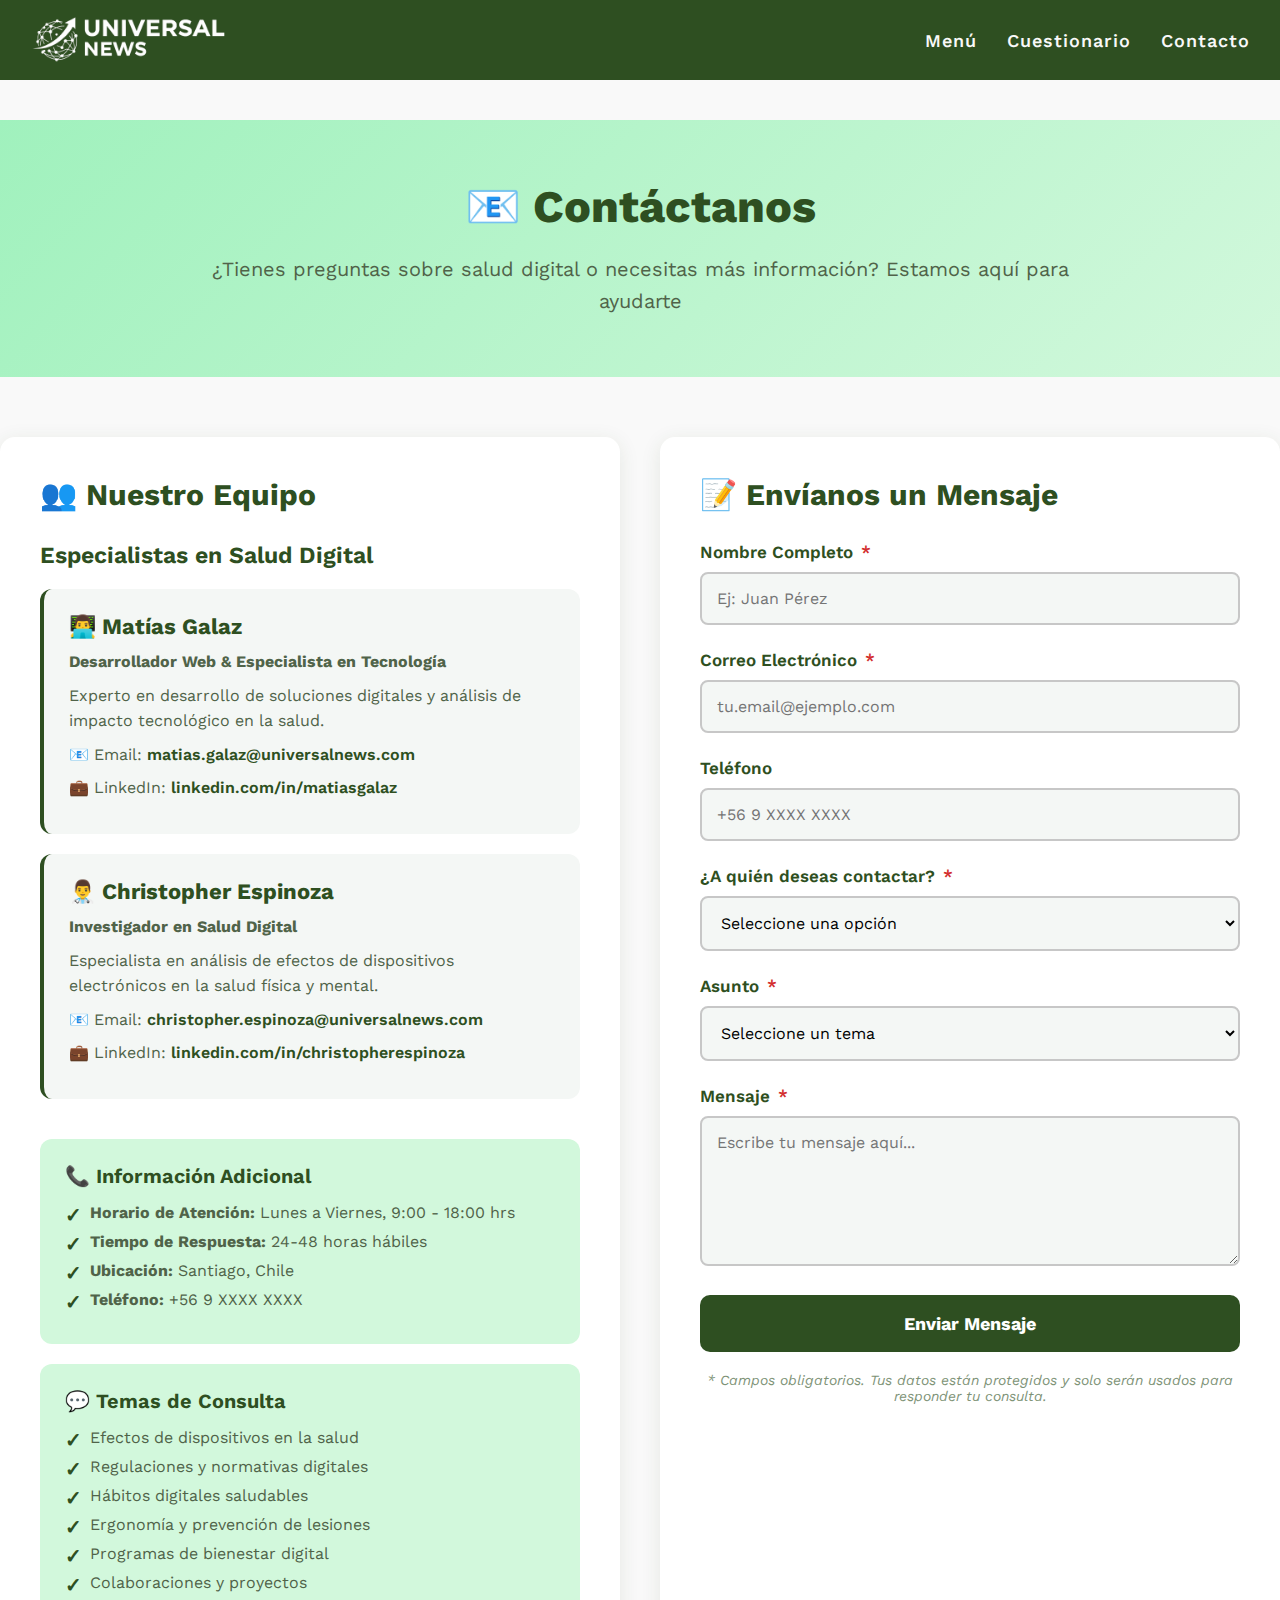
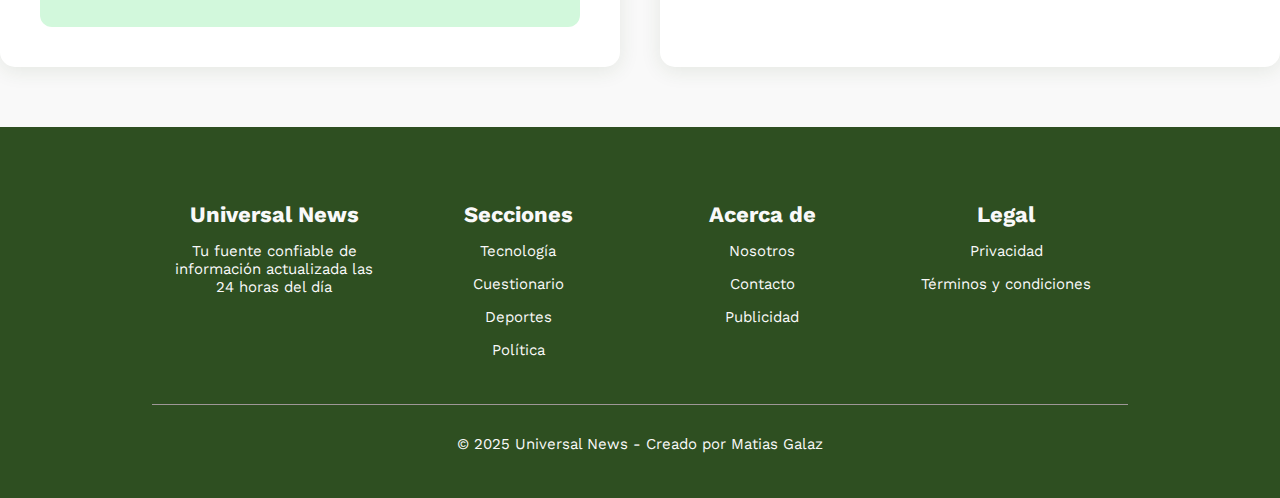
<file: html/contacto.html>
<!DOCTYPE html>
<html lang="es">
<head>
    <meta charset="UTF-8">
    <meta name="viewport" content="width=device-width, initial-scale=1.0">
    <title>Contacto - Salud Digital</title>
    <link rel="preconnect" href="https://fonts.googleapis.com">
    <link rel="preconnect" href="https://fonts.gstatic.com" crossorigin>
    <link href="https://fonts.googleapis.com/css2?family=Work+Sans:ital,wght@0,100..900;1,100..900&display=swap" rel="stylesheet">
    <link rel="stylesheet" href="../css/contacto.css">
</head>
<body>
    <header class="header">
        <div class="logo-header">
            <img src="../img/logo 34253.png" alt="">
        </div>
        <input type="checkbox" id="toggle-menu">
        <label class="menu-hamburguesa" for="toggle-menu">
            <div></div>
            <div></div>
            <div></div>
        </label>
        <nav class="barra-navegacion">
            <ul class="ul-nav">
                <li class="li-nav"><a class="link-nav" href="../index.html">Menú</a></li>
                <li class="li-nav"><a class="link-nav" href="cuestionario.html">Cuestionario</a></li>
                <li class="li-nav"><a class="link-nav" href="contacto.html">Contacto</a></li>
            </ul>
        </nav>
    </header>

    <main>
        <section class="hero-section">
            <h1>📧 Contáctanos</h1>
            <p class="subtitle">¿Tienes preguntas sobre salud digital o necesitas más información? Estamos aquí para ayudarte</p>
        </section>

        <div class="contact-container">
            <!-- Información de Contacto -->
            <div class="contact-info">
                <h2>👥 Nuestro Equipo</h2>
                
                <div class="team-section">
                    <h3>Especialistas en Salud Digital</h3>
                    
                    <div class="team-member">
                        <h4>👨‍💻 Matías Galaz</h4>
                        <p><strong>Desarrollador Web & Especialista en Tecnología</strong></p>
                        <p>Experto en desarrollo de soluciones digitales y análisis de impacto tecnológico en la salud.</p>
                        <p>📧 Email: <a href="mailto:matias.galaz@universalnews.com">matias.galaz@universalnews.com</a></p>
                        <p>💼 LinkedIn: <a href="#" target="_blank">linkedin.com/in/matiasgalaz</a></p>
                    </div>

                    <div class="team-member">
                        <h4>👨‍⚕️ Christopher Espinoza</h4>
                        <p><strong>Investigador en Salud Digital</strong></p>
                        <p>Especialista en análisis de efectos de dispositivos electrónicos en la salud física y mental.</p>
                        <p>📧 Email: <a href="mailto:christopher.espinoza@universalnews.com">christopher.espinoza@universalnews.com</a></p>
                        <p>💼 LinkedIn: <a href="#" target="_blank">linkedin.com/in/christopherespinoza</a></p>
                    </div>
                </div>

                <div class="info-box">
                    <h3>📞 Información Adicional</h3>
                    <ul>
                        <li><strong>Horario de Atención:</strong> Lunes a Viernes, 9:00 - 18:00 hrs</li>
                        <li><strong>Tiempo de Respuesta:</strong> 24-48 horas hábiles</li>
                        <li><strong>Ubicación:</strong> Santiago, Chile</li>
                        <li><strong>Teléfono:</strong> +56 9 XXXX XXXX</li>
                    </ul>
                </div>

                <div class="info-box" style="margin-top: 2rem;">
                    <h3>💬 Temas de Consulta</h3>
                    <ul>
                        <li>Efectos de dispositivos en la salud</li>
                        <li>Regulaciones y normativas digitales</li>
                        <li>Hábitos digitales saludables</li>
                        <li>Ergonomía y prevención de lesiones</li>
                        <li>Programas de bienestar digital</li>
                        <li>Colaboraciones y proyectos</li>
                    </ul>
                </div>
            </div>

            <!-- Formulario de Contacto -->
            <div class="contact-form">
                <h2>📝 Envíanos un Mensaje</h2>
                
                <form id="contact-form">
                    <div class="form-group">
                        <label for="name">Nombre Completo <span class="required">*</span></label>
                        <input type="text" id="name" name="name" required placeholder="Ej: Juan Pérez">
                    </div>

                    <div class="form-group">
                        <label for="email">Correo Electrónico <span class="required">*</span></label>
                        <input type="email" id="email" name="email" required placeholder="tu.email@ejemplo.com">
                    </div>

                    <div class="form-group">
                        <label for="phone">Teléfono</label>
                        <input type="tel" id="phone" name="phone" placeholder="+56 9 XXXX XXXX">
                    </div>

                    <div class="form-group">
                        <label for="contact-person">¿A quién deseas contactar? <span class="required">*</span></label>
                        <select id="contact-person" name="contact-person" required>
                            <option value="">Seleccione una opción</option>
                            <option value="matias">Matías Galaz</option>
                            <option value="christopher">Christopher Espinoza</option>
                            <option value="ambos">Ambos especialistas</option>
                        </select>
                    </div>

                    <div class="form-group">
                        <label for="subject">Asunto <span class="required">*</span></label>
                        <select id="subject" name="subject" required>
                            <option value="">Seleccione un tema</option>
                            <option value="consulta-salud">Consulta sobre salud digital</option>
                            <option value="regulaciones">Información sobre regulaciones</option>
                            <option value="habitos">Mejorar hábitos digitales</option>
                            <option value="ergonomia">Ergonomía y prevención</option>
                            <option value="colaboracion">Propuesta de colaboración</option>
                            <option value="prensa">Consulta de prensa</option>
                            <option value="otro">Otro tema</option>
                        </select>
                    </div>

                    <div class="form-group">
                        <label for="message">Mensaje <span class="required">*</span></label>
                        <textarea id="message" name="message" required placeholder="Escribe tu mensaje aquí..."></textarea>
                    </div>

                    <button type="submit" class="submit-btn">Enviar Mensaje</button>
                    
                    <p class="form-note">* Campos obligatorios. Tus datos están protegidos y solo serán usados para responder tu consulta.</p>
                </form>
            </div>
        </div>
    </main>

    <footer>
        <div class="empresa-footer">
            <div class="div-footer" id="footer-inicio">
                <h3>Universal News</h3>
                <p>Tu fuente confiable de información actualizada las 24 horas del día</p>
            </div>
            <div class="div-footer">
                <h3>Secciones</h3>
                <div class="ctn-links-footer">
                    <a href="#">Tecnología</a>
                    <a href="cuestionario.html">Cuestionario</a>
                    <a href="#">Deportes</a>
                    <a href="#">Política</a>
                </div>
            </div>
            <div class="div-footer">
                <h3>Acerca de</h3>
                <div class="ctn-links-footer">
                    <a href="#">Nosotros</a>
                    <a href="#">Contacto</a>
                    <a href="#">Publicidad</a>
                </div>
            </div>
            <div class="div-footer">
                <h3>Legal</h3>
                <div class="ctn-links-footer">
                    <a href="#">Privacidad</a>
                    <a href="#">Términos y condiciones</a>
                </div>
            </div>
        </div>
        <div class="div-footer" id="cierre-footer">
            <p>&copy; 2025 Universal News - Creado por Matias Galaz</p>
        </div>
    </footer>

    <script>
        // Funcionalidad del formulario de contacto
        document.getElementById('contact-form').addEventListener('submit', function(e) {
            e.preventDefault();
            
            const formData = {
                name: document.getElementById('name').value,
                email: document.getElementById('email').value,
                phone: document.getElementById('phone').value,
                contactPerson: document.getElementById('contact-person').value,
                subject: document.getElementById('subject').value,
                message: document.getElementById('message').value
            };
            
            // Simular envío del formulario
            alert(`¡Gracias por contactarnos, ${formData.name}!\n\nTu mensaje ha sido enviado exitosamente a nuestro equipo. Te responderemos en las próximas 24-48 horas hábiles.`);
            
            // Opcional: reiniciar el formulario
            this.reset();
        });
    </script>
</body>
</html>
</file>
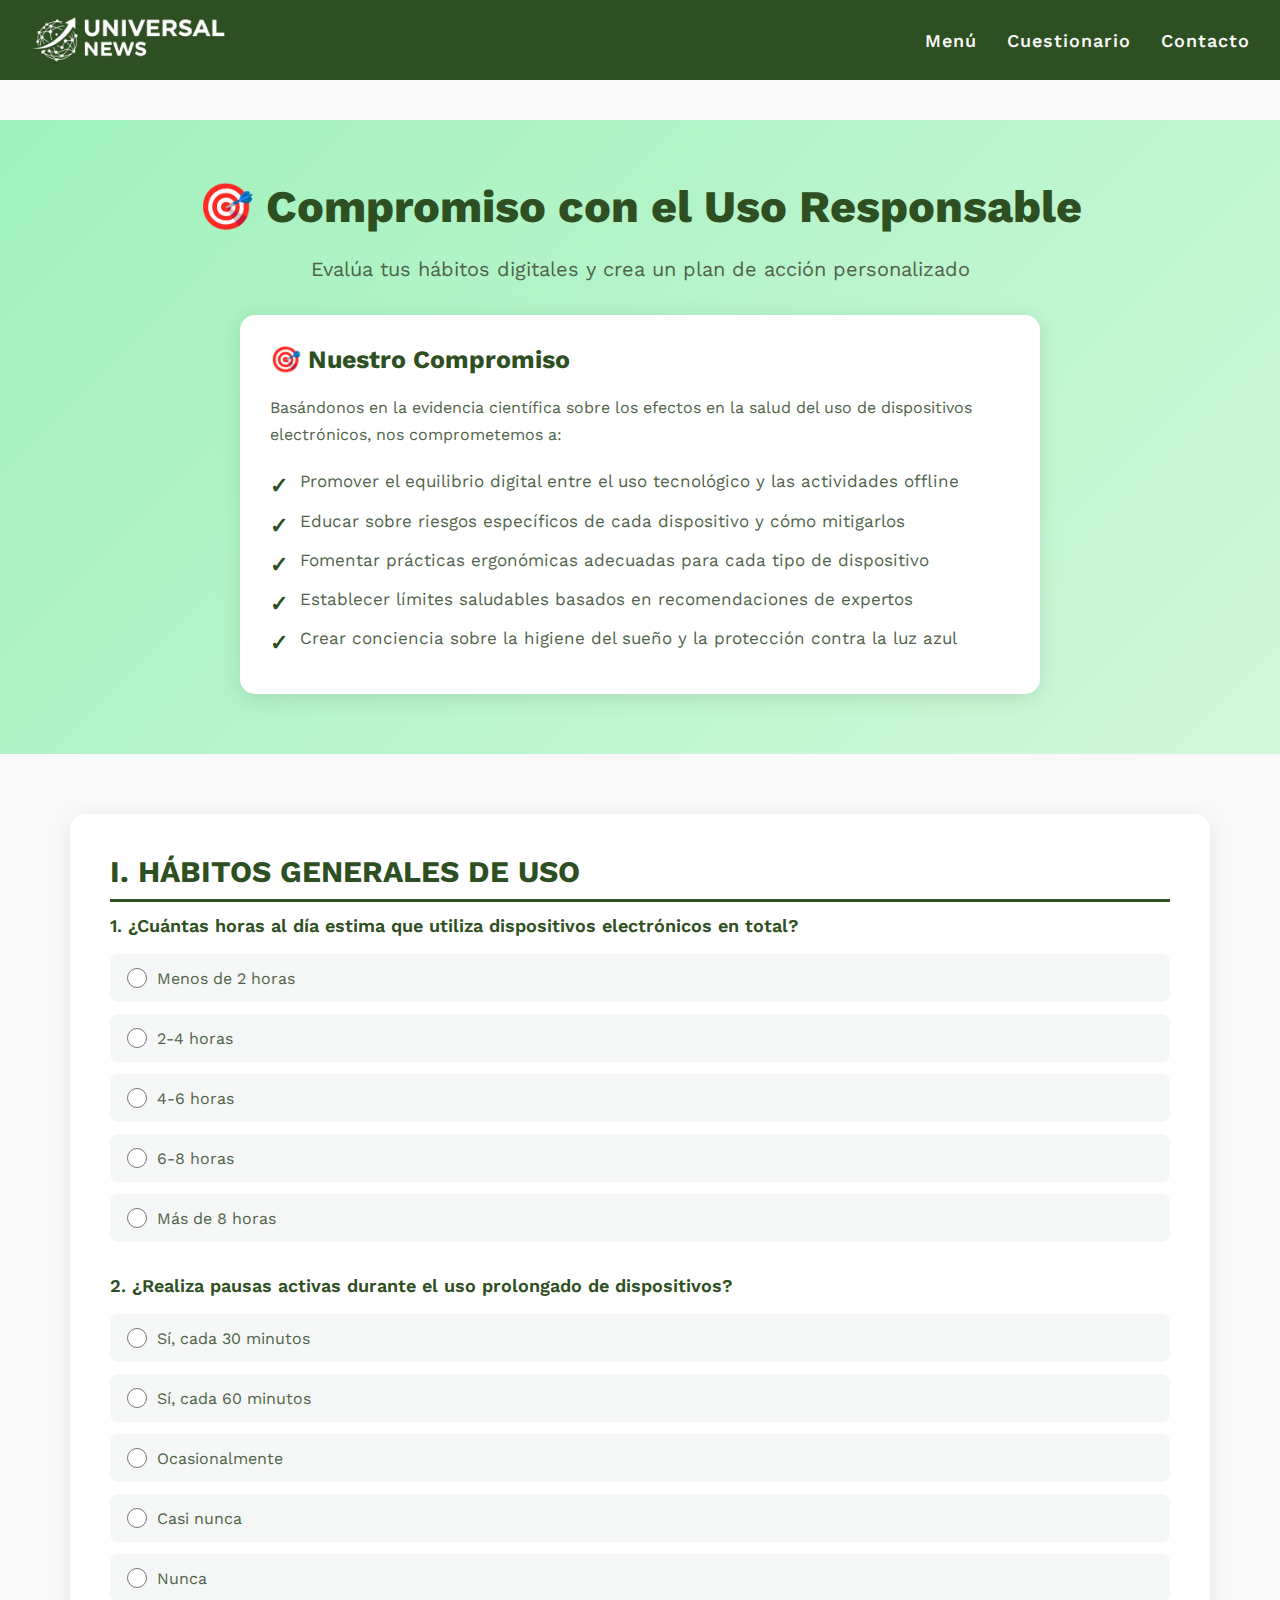
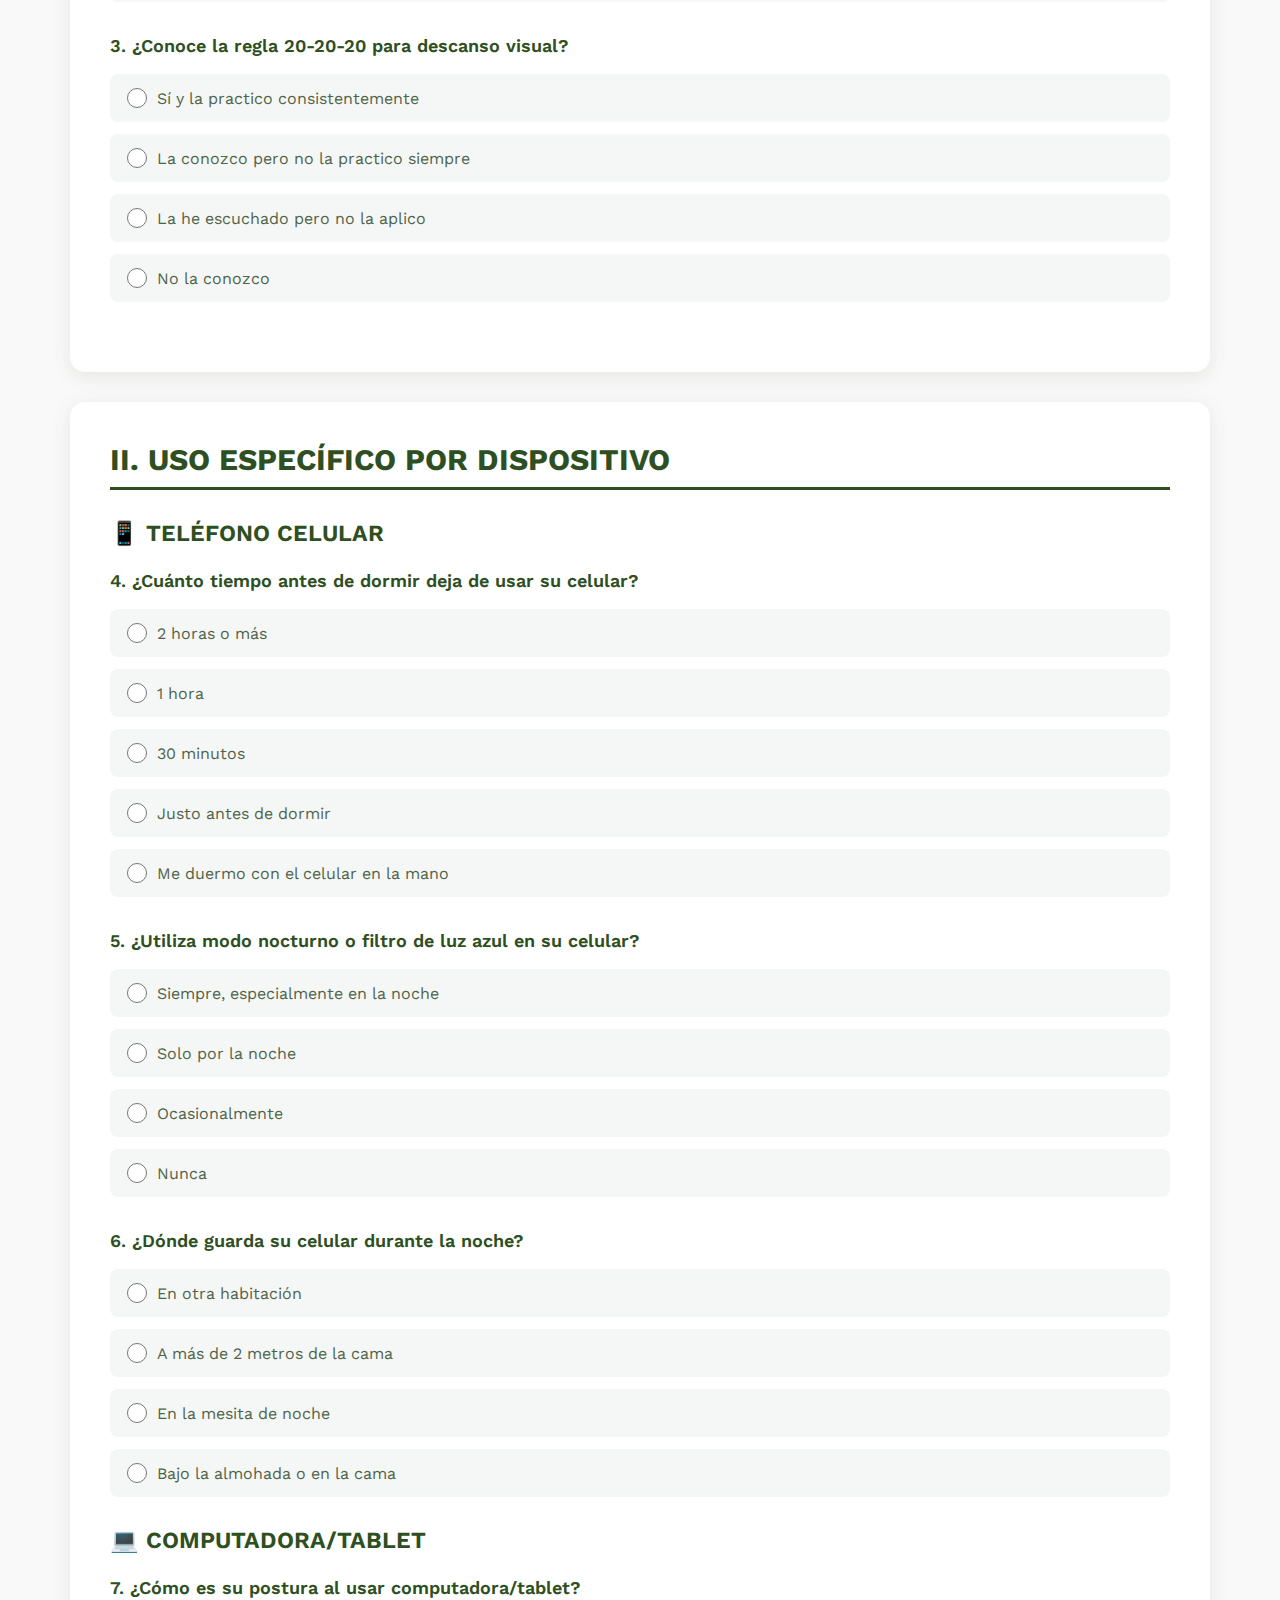
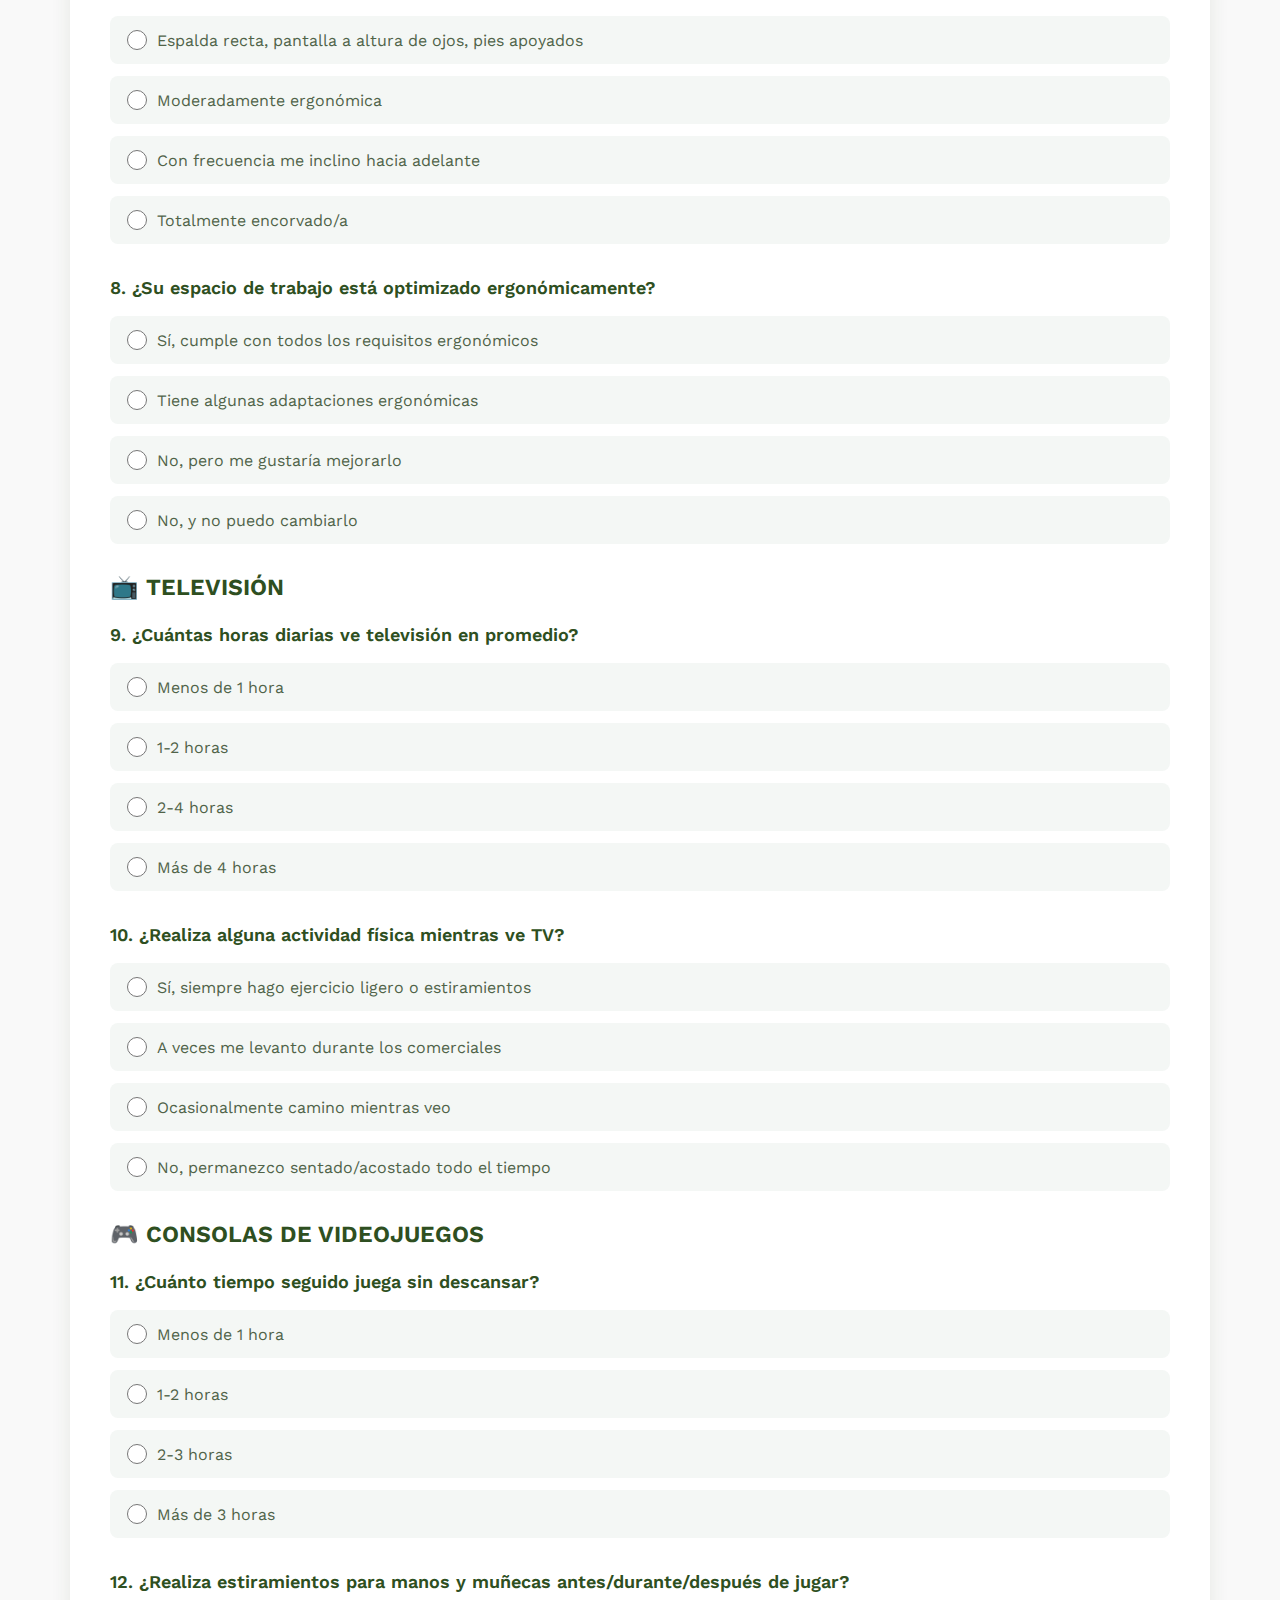
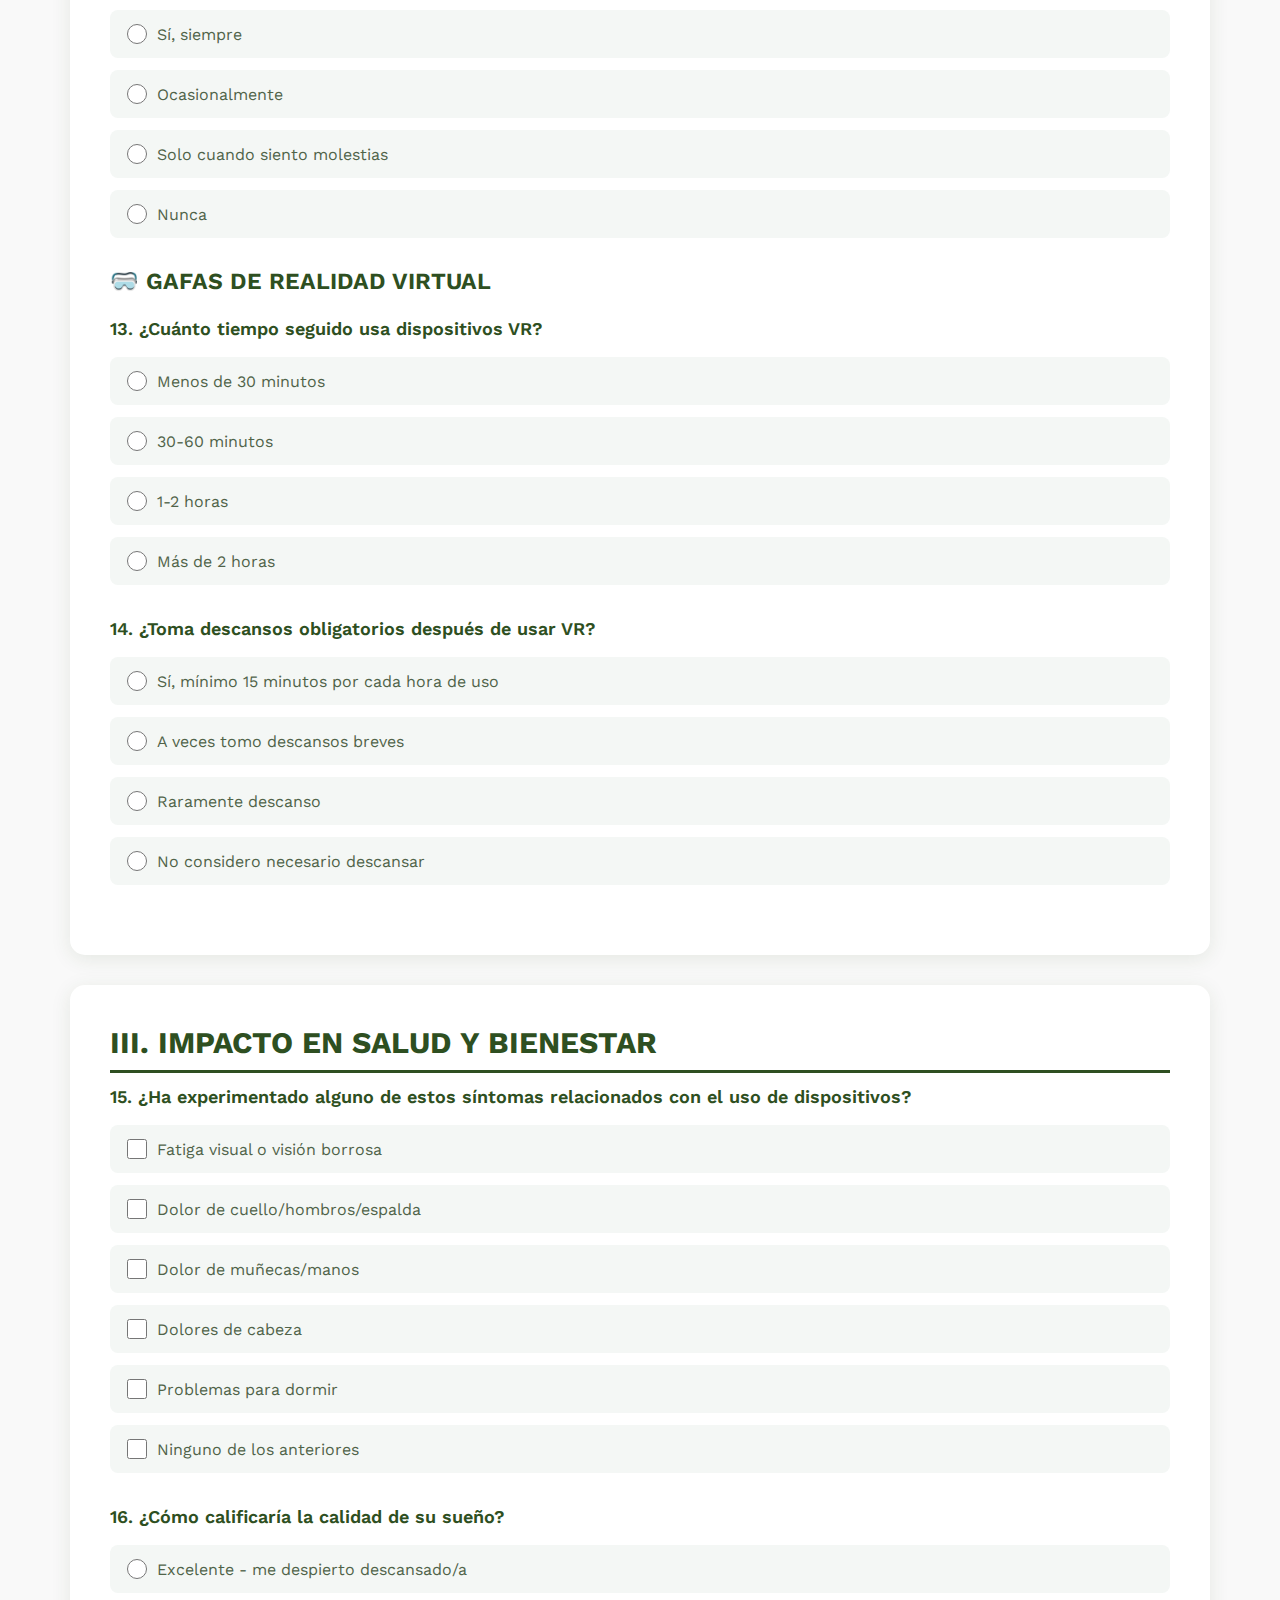
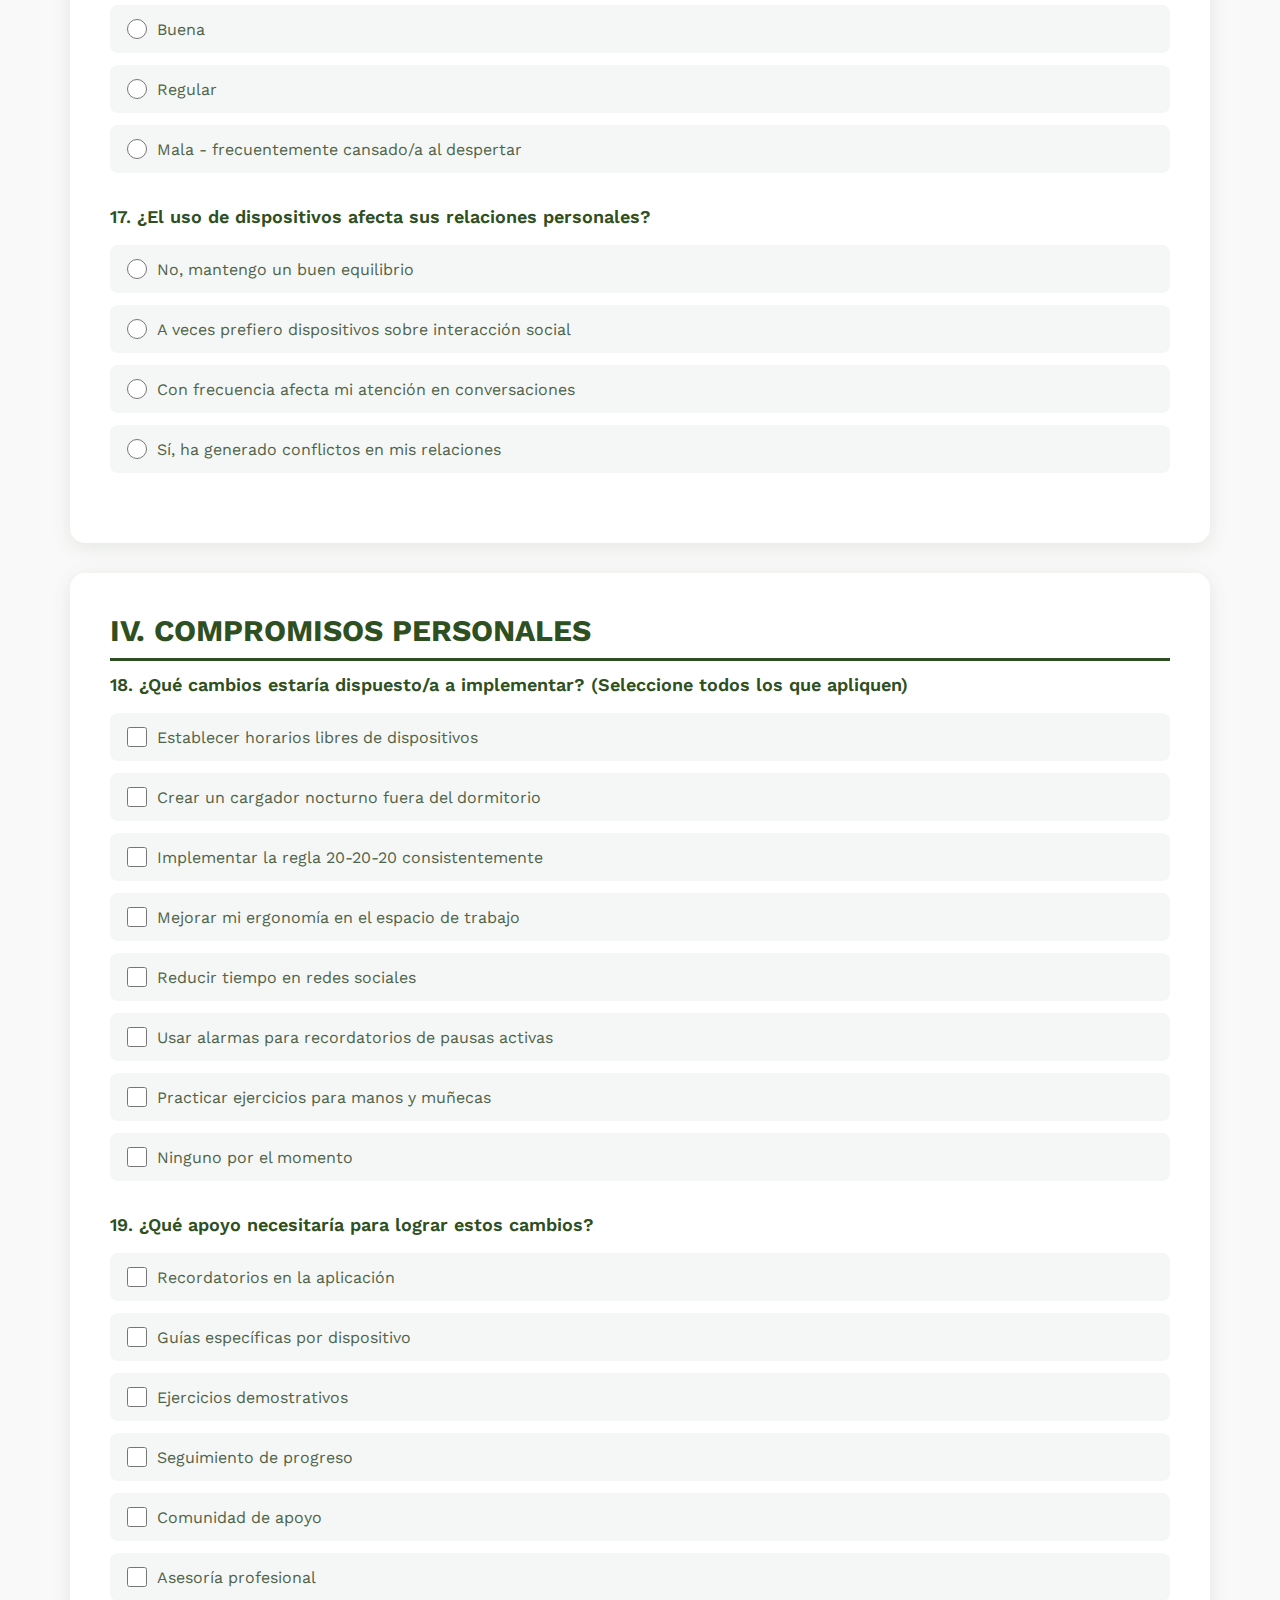
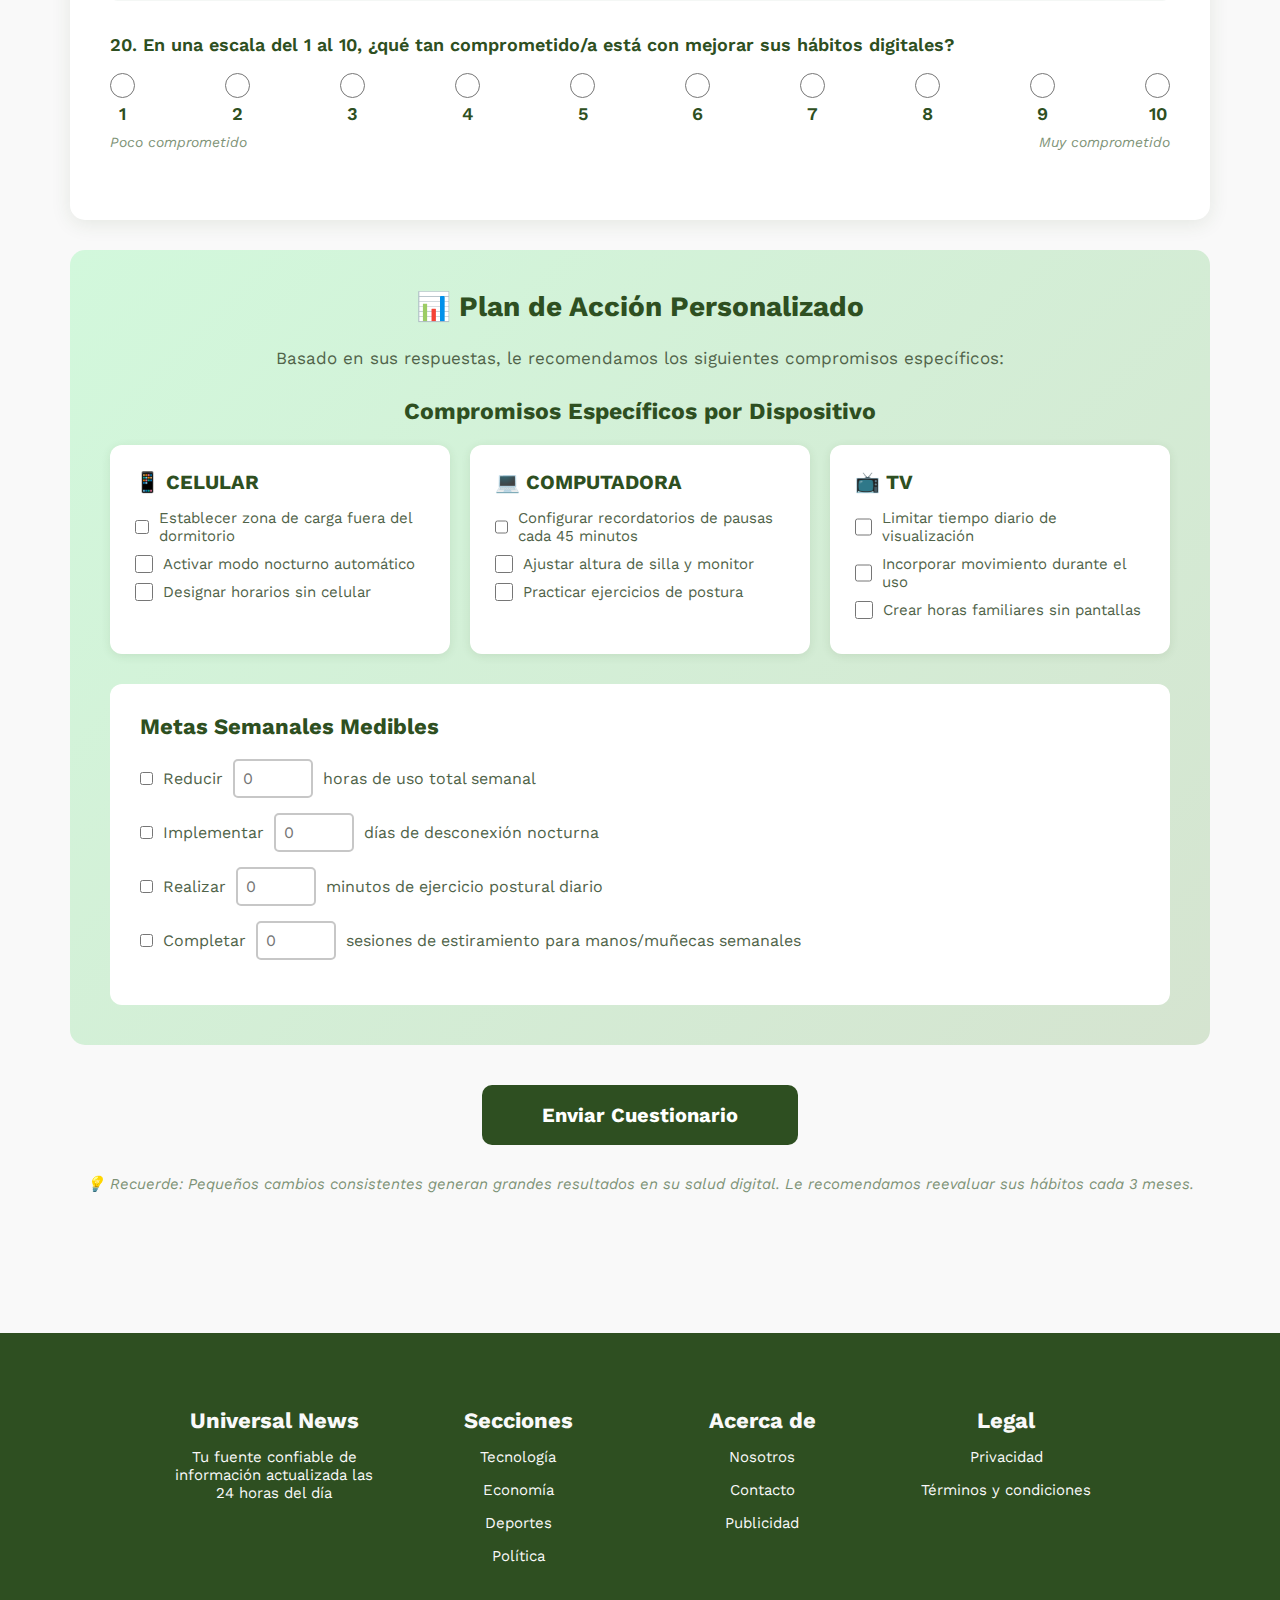
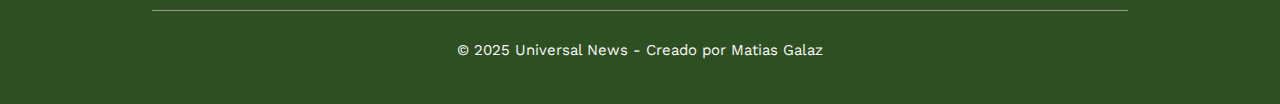
<file: html/cuestionario.html>
<!DOCTYPE html>
<html lang="es">
<head>
    <meta charset="UTF-8">
    <meta name="viewport" content="width=device-width, initial-scale=1.0">
    <title>Cuestionario de Hábitos Digitales</title>
    <link rel="preconnect" href="https://fonts.googleapis.com">
    <link rel="preconnect" href="https://fonts.gstatic.com" crossorigin>
    <link href="https://fonts.googleapis.com/css2?family=Work+Sans:ital,wght@0,100..900;1,100..900&display=swap" rel="stylesheet">
    <link rel="stylesheet" href="../css/cuestionario.css">

</head>
<body>
    <header class="header">
        <div class="logo-header">
            <img src="../img/logo 34253.png" alt="">
        </div>
        <input type="checkbox" id="toggle-menu">
        <label class="menu-hamburguesa" for="toggle-menu">
            <div></div>
            <div></div>
            <div></div>
        </label>
        <nav class="barra-navegacion">
            <ul class="ul-nav">
                <li class="li-nav"><a class="link-nav" href="../index.html">Menú</a></li>
                <li class="li-nav"><a class="link-nav" href="cuestionario.html">Cuestionario</a></li>
                <li class="li-nav"><a class="link-nav" href="contacto.html">Contacto</a></li>
            </ul>
        </nav>
    </header>

    <main>
        <section class="hero-section">
            <h1>🎯 Compromiso con el Uso Responsable</h1>
            <p class="subtitle">Evalúa tus hábitos digitales y crea un plan de acción personalizado</p>
            
            <div class="commitment-box">
                <h3>🎯 Nuestro Compromiso</h3>
                <p style="color: var(--onaccent2); margin-bottom: 2rem; line-height: 1.7;">Basándonos en la evidencia científica sobre los efectos en la salud del uso de dispositivos electrónicos, nos comprometemos a:</p>
                <ul class="commitment-list">
                    <li>Promover el equilibrio digital entre el uso tecnológico y las actividades offline</li>
                    <li>Educar sobre riesgos específicos de cada dispositivo y cómo mitigarlos</li>
                    <li>Fomentar prácticas ergonómicas adecuadas para cada tipo de dispositivo</li>
                    <li>Establecer límites saludables basados en recomendaciones de expertos</li>
                    <li>Crear conciencia sobre la higiene del sueño y la protección contra la luz azul</li>
                </ul>
            </div>
        </section>

        <div class="form-container">
            <form id="digital-habits-form">
                <!-- SECCIÓN I -->
                <div class="form-section">
                    <h2 class="section-title">I. HÁBITOS GENERALES DE USO</h2>
                    
                    <div class="question-block">
                        <label class="question-label">1. ¿Cuántas horas al día estima que utiliza dispositivos electrónicos en total?</label>
                        <div class="radio-group">
                            <div class="radio-option">
                                <input type="radio" name="q1" id="q1-1" value="menos-2">
                                <label for="q1-1">Menos de 2 horas</label>
                            </div>
                            <div class="radio-option">
                                <input type="radio" name="q1" id="q1-2" value="2-4">
                                <label for="q1-2">2-4 horas</label>
                            </div>
                            <div class="radio-option">
                                <input type="radio" name="q1" id="q1-3" value="4-6">
                                <label for="q1-3">4-6 horas</label>
                            </div>
                            <div class="radio-option">
                                <input type="radio" name="q1" id="q1-4" value="6-8">
                                <label for="q1-4">6-8 horas</label>
                            </div>
                            <div class="radio-option">
                                <input type="radio" name="q1" id="q1-5" value="mas-8">
                                <label for="q1-5">Más de 8 horas</label>
                            </div>
                        </div>
                    </div>

                    <div class="question-block">
                        <label class="question-label">2. ¿Realiza pausas activas durante el uso prolongado de dispositivos?</label>
                        <div class="radio-group">
                            <div class="radio-option">
                                <input type="radio" name="q2" id="q2-1" value="30min">
                                <label for="q2-1">Sí, cada 30 minutos</label>
                            </div>
                            <div class="radio-option">
                                <input type="radio" name="q2" id="q2-2" value="60min">
                                <label for="q2-2">Sí, cada 60 minutos</label>
                            </div>
                            <div class="radio-option">
                                <input type="radio" name="q2" id="q2-3" value="ocasional">
                                <label for="q2-3">Ocasionalmente</label>
                            </div>
                            <div class="radio-option">
                                <input type="radio" name="q2" id="q2-4" value="casi-nunca">
                                <label for="q2-4">Casi nunca</label>
                            </div>
                            <div class="radio-option">
                                <input type="radio" name="q2" id="q2-5" value="nunca">
                                <label for="q2-5">Nunca</label>
                            </div>
                        </div>
                    </div>

                    <div class="question-block">
                        <label class="question-label">3. ¿Conoce la regla 20-20-20 para descanso visual?</label>
                        <div class="radio-group">
                            <div class="radio-option">
                                <input type="radio" name="q3" id="q3-1" value="si-practico">
                                <label for="q3-1">Sí y la practico consistentemente</label>
                            </div>
                            <div class="radio-option">
                                <input type="radio" name="q3" id="q3-2" value="conozco-no-siempre">
                                <label for="q3-2">La conozco pero no la practico siempre</label>
                            </div>
                            <div class="radio-option">
                                <input type="radio" name="q3" id="q3-3" value="escuchado-no-aplico">
                                <label for="q3-3">La he escuchado pero no la aplico</label>
                            </div>
                            <div class="radio-option">
                                <input type="radio" name="q3" id="q3-4" value="no-conozco">
                                <label for="q3-4">No la conozco</label>
                            </div>
                        </div>
                    </div>
                </div>

                <!-- SECCIÓN II -->
                <div class="form-section">
                    <h2 class="section-title">II. USO ESPECÍFICO POR DISPOSITIVO</h2>
                    
                    <h3 class="subsection-title">📱 TELÉFONO CELULAR</h3>
                    
                    <div class="question-block">
                        <label class="question-label">4. ¿Cuánto tiempo antes de dormir deja de usar su celular?</label>
                        <div class="radio-group">
                            <div class="radio-option">
                                <input type="radio" name="q4" id="q4-1" value="2h-mas">
                                <label for="q4-1">2 horas o más</label>
                            </div>
                            <div class="radio-option">
                                <input type="radio" name="q4" id="q4-2" value="1h">
                                <label for="q4-2">1 hora</label>
                            </div>
                            <div class="radio-option">
                                <input type="radio" name="q4" id="q4-3" value="30min">
                                <label for="q4-3">30 minutos</label>
                            </div>
                            <div class="radio-option">
                                <input type="radio" name="q4" id="q4-4" value="justo-antes">
                                <label for="q4-4">Justo antes de dormir</label>
                            </div>
                            <div class="radio-option">
                                <input type="radio" name="q4" id="q4-5" value="en-mano">
                                <label for="q4-5">Me duermo con el celular en la mano</label>
                            </div>
                        </div>
                    </div>

                    <div class="question-block">
                        <label class="question-label">5. ¿Utiliza modo nocturno o filtro de luz azul en su celular?</label>
                        <div class="radio-group">
                            <div class="radio-option">
                                <input type="radio" name="q5" id="q5-1" value="siempre">
                                <label for="q5-1">Siempre, especialmente en la noche</label>
                            </div>
                            <div class="radio-option">
                                <input type="radio" name="q5" id="q5-2" value="solo-noche">
                                <label for="q5-2">Solo por la noche</label>
                            </div>
                            <div class="radio-option">
                                <input type="radio" name="q5" id="q5-3" value="ocasional">
                                <label for="q5-3">Ocasionalmente</label>
                            </div>
                            <div class="radio-option">
                                <input type="radio" name="q5" id="q5-4" value="nunca">
                                <label for="q5-4">Nunca</label>
                            </div>
                        </div>
                    </div>

                    <div class="question-block">
                        <label class="question-label">6. ¿Dónde guarda su celular durante la noche?</label>
                        <div class="radio-group">
                            <div class="radio-option">
                                <input type="radio" name="q6" id="q6-1" value="otra-habitacion">
                                <label for="q6-1">En otra habitación</label>
                            </div>
                            <div class="radio-option">
                                <input type="radio" name="q6" id="q6-2" value="2m-lejos">
                                <label for="q6-2">A más de 2 metros de la cama</label>
                            </div>
                            <div class="radio-option">
                                <input type="radio" name="q6" id="q6-3" value="mesita">
                                <label for="q6-3">En la mesita de noche</label>
                            </div>
                            <div class="radio-option">
                                <input type="radio" name="q6" id="q6-4" value="almohada">
                                <label for="q6-4">Bajo la almohada o en la cama</label>
                            </div>
                        </div>
                    </div>

                    <h3 class="subsection-title">💻 COMPUTADORA/TABLET</h3>
                    
                    <div class="question-block">
                        <label class="question-label">7. ¿Cómo es su postura al usar computadora/tablet?</label>
                        <div class="radio-group">
                            <div class="radio-option">
                                <input type="radio" name="q7" id="q7-1" value="ergonomica">
                                <label for="q7-1">Espalda recta, pantalla a altura de ojos, pies apoyados</label>
                            </div>
                            <div class="radio-option">
                                <input type="radio" name="q7" id="q7-2" value="moderada">
                                <label for="q7-2">Moderadamente ergonómica</label>
                            </div>
                            <div class="radio-option">
                                <input type="radio" name="q7" id="q7-3" value="inclinado">
                                <label for="q7-3">Con frecuencia me inclino hacia adelante</label>
                            </div>
                            <div class="radio-option">
                                <input type="radio" name="q7" id="q7-4" value="encorvado">
                                <label for="q7-4">Totalmente encorvado/a</label>
                            </div>
                        </div>
                    </div>

                    <div class="question-block">
                        <label class="question-label">8. ¿Su espacio de trabajo está optimizado ergonómicamente?</label>
                        <div class="radio-group">
                            <div class="radio-option">
                                <input type="radio" name="q8" id="q8-1" value="si-completo">
                                <label for="q8-1">Sí, cumple con todos los requisitos ergonómicos</label>
                            </div>
                            <div class="radio-option">
                                <input type="radio" name="q8" id="q8-2" value="algunas">
                                <label for="q8-2">Tiene algunas adaptaciones ergonómicas</label>
                            </div>
                            <div class="radio-option">
                                <input type="radio" name="q8" id="q8-3" value="gustaria-mejorar">
                                <label for="q8-3">No, pero me gustaría mejorarlo</label>
                            </div>
                            <div class="radio-option">
                                <input type="radio" name="q8" id="q8-4" value="no-puedo">
                                <label for="q8-4">No, y no puedo cambiarlo</label>
                            </div>
                        </div>
                    </div>

                    <h3 class="subsection-title">📺 TELEVISIÓN</h3>
                    
                    <div class="question-block">
                        <label class="question-label">9. ¿Cuántas horas diarias ve televisión en promedio?</label>
                        <div class="radio-group">
                            <div class="radio-option">
                                <input type="radio" name="q9" id="q9-1" value="menos-1">
                                <label for="q9-1">Menos de 1 hora</label>
                            </div>
                            <div class="radio-option">
                                <input type="radio" name="q9" id="q9-2" value="1-2">
                                <label for="q9-2">1-2 horas</label>
                            </div>
                            <div class="radio-option">
                                <input type="radio" name="q9" id="q9-3" value="2-4">
                                <label for="q9-3">2-4 horas</label>
                            </div>
                            <div class="radio-option">
                                <input type="radio" name="q9" id="q9-4" value="mas-4">
                                <label for="q9-4">Más de 4 horas</label>
                            </div>
                        </div>
                    </div>

                    <div class="question-block">
                        <label class="question-label">10. ¿Realiza alguna actividad física mientras ve TV?</label>
                        <div class="radio-group">
                            <div class="radio-option">
                                <input type="radio" name="q10" id="q10-1" value="siempre-ejercicio">
                                <label for="q10-1">Sí, siempre hago ejercicio ligero o estiramientos</label>
                            </div>
                            <div class="radio-option">
                                <input type="radio" name="q10" id="q10-2" value="comerciales">
                                <label for="q10-2">A veces me levanto durante los comerciales</label>
                            </div>
                            <div class="radio-option">
                                <input type="radio" name="q10" id="q10-3" value="ocasional-camino">
                                <label for="q10-3">Ocasionalmente camino mientras veo</label>
                            </div>
                            <div class="radio-option">
                                <input type="radio" name="q10" id="q10-4" value="sentado">
                                <label for="q10-4">No, permanezco sentado/acostado todo el tiempo</label>
                            </div>
                        </div>
                    </div>

                    <h3 class="subsection-title">🎮 CONSOLAS DE VIDEOJUEGOS</h3>
                    
                    <div class="question-block">
                        <label class="question-label">11. ¿Cuánto tiempo seguido juega sin descansar?</label>
                        <div class="radio-group">
                            <div class="radio-option">
                                <input type="radio" name="q11" id="q11-1" value="menos-1">
                                <label for="q11-1">Menos de 1 hora</label>
                            </div>
                            <div class="radio-option">
                                <input type="radio" name="q11" id="q11-2" value="1-2">
                                <label for="q11-2">1-2 horas</label>
                            </div>
                            <div class="radio-option">
                                <input type="radio" name="q11" id="q11-3" value="2-3">
                                <label for="q11-3">2-3 horas</label>
                            </div>
                            <div class="radio-option">
                                <input type="radio" name="q11" id="q11-4" value="mas-3">
                                <label for="q11-4">Más de 3 horas</label>
                            </div>
                        </div>
                    </div>

                    <div class="question-block">
                        <label class="question-label">12. ¿Realiza estiramientos para manos y muñecas antes/durante/después de jugar?</label>
                        <div class="radio-group">
                            <div class="radio-option">
                                <input type="radio" name="q12" id="q12-1" value="siempre">
                                <label for="q12-1">Sí, siempre</label>
                            </div>
                            <div class="radio-option">
                                <input type="radio" name="q12" id="q12-2" value="ocasional">
                                <label for="q12-2">Ocasionalmente</label>
                            </div>
                            <div class="radio-option">
                                <input type="radio" name="q12" id="q12-3" value="molestias">
                                <label for="q12-3">Solo cuando siento molestias</label>
                            </div>
                            <div class="radio-option">
                                <input type="radio" name="q12" id="q12-4" value="nunca">
                                <label for="q12-4">Nunca</label>
                            </div>
                        </div>
                    </div>

                    <h3 class="subsection-title">🥽 GAFAS DE REALIDAD VIRTUAL</h3>
                    
                    <div class="question-block">
                        <label class="question-label">13. ¿Cuánto tiempo seguido usa dispositivos VR?</label>
                        <div class="radio-group">
                            <div class="radio-option">
                                <input type="radio" name="q13" id="q13-1" value="menos-30">
                                <label for="q13-1">Menos de 30 minutos</label>
                            </div>
                            <div class="radio-option">
                                <input type="radio" name="q13" id="q13-2" value="30-60">
                                <label for="q13-2">30-60 minutos</label>
                            </div>
                            <div class="radio-option">
                                <input type="radio" name="q13" id="q13-3" value="1-2">
                                <label for="q13-3">1-2 horas</label>
                            </div>
                            <div class="radio-option">
                                <input type="radio" name="q13" id="q13-4" value="mas-2">
                                <label for="q13-4">Más de 2 horas</label>
                            </div>
                        </div>
                    </div>

                    <div class="question-block">
                        <label class="question-label">14. ¿Toma descansos obligatorios después de usar VR?</label>
                        <div class="radio-group">
                            <div class="radio-option">
                                <input type="radio" name="q14" id="q14-1" value="si-15min">
                                <label for="q14-1">Sí, mínimo 15 minutos por cada hora de uso</label>
                            </div>
                            <div class="radio-option">
                                <input type="radio" name="q14" id="q14-2" value="aveces">
                                <label for="q14-2">A veces tomo descansos breves</label>
                            </div>
                            <div class="radio-option">
                                <input type="radio" name="q14" id="q14-3" value="raramente">
                                <label for="q14-3">Raramente descanso</label>
                            </div>
                            <div class="radio-option">
                                <input type="radio" name="q14" id="q14-4" value="no-necesario">
                                <label for="q14-4">No considero necesario descansar</label>
                            </div>
                        </div>
                    </div>
                </div>

                <!-- SECCIÓN III -->
                <div class="form-section">
                    <h2 class="section-title">III. IMPACTO EN SALUD Y BIENESTAR</h2>
                    
                    <div class="question-block">
                        <label class="question-label">15. ¿Ha experimentado alguno de estos síntomas relacionados con el uso de dispositivos?</label>
                        <div class="checkbox-group">
                            <div class="checkbox-option">
                                <input type="checkbox" name="q15" id="q15-1" value="fatiga-visual">
                                <label for="q15-1">Fatiga visual o visión borrosa</label>
                            </div>
                            <div class="checkbox-option">
                                <input type="checkbox" name="q15" id="q15-2" value="dolor-cuello">
                                <label for="q15-2">Dolor de cuello/hombros/espalda</label>
                            </div>
                            <div class="checkbox-option">
                                <input type="checkbox" name="q15" id="q15-3" value="dolor-munecas">
                                <label for="q15-3">Dolor de muñecas/manos</label>
                            </div>
                            <div class="checkbox-option">
                                <input type="checkbox" name="q15" id="q15-4" value="dolores-cabeza">
                                <label for="q15-4">Dolores de cabeza</label>
                            </div>
                            <div class="checkbox-option">
                                <input type="checkbox" name="q15" id="q15-5" value="problemas-sueno">
                                <label for="q15-5">Problemas para dormir</label>
                            </div>
                            <div class="checkbox-option">
                                <input type="checkbox" name="q15" id="q15-6" value="ninguno">
                                <label for="q15-6">Ninguno de los anteriores</label>
                            </div>
                        </div>
                    </div>

                    <div class="question-block">
                        <label class="question-label">16. ¿Cómo calificaría la calidad de su sueño?</label>
                        <div class="radio-group">
                            <div class="radio-option">
                                <input type="radio" name="q16" id="q16-1" value="excelente">
                                <label for="q16-1">Excelente - me despierto descansado/a</label>
                            </div>
                            <div class="radio-option">
                                <input type="radio" name="q16" id="q16-2" value="buena">
                                <label for="q16-2">Buena</label>
                            </div>
                            <div class="radio-option">
                                <input type="radio" name="q16" id="q16-3" value="regular">
                                <label for="q16-3">Regular</label>
                            </div>
                            <div class="radio-option">
                                <input type="radio" name="q16" id="q16-4" value="mala">
                                <label for="q16-4">Mala - frecuentemente cansado/a al despertar</label>
                            </div>
                        </div>
                    </div>

                    <div class="question-block">
                        <label class="question-label">17. ¿El uso de dispositivos afecta sus relaciones personales?</label>
                        <div class="radio-group">
                            <div class="radio-option">
                                <input type="radio" name="q17" id="q17-1" value="no-equilibrio">
                                <label for="q17-1">No, mantengo un buen equilibrio</label>
                            </div>
                            <div class="radio-option">
                                <input type="radio" name="q17" id="q17-2" value="aveces-prefiero">
                                <label for="q17-2">A veces prefiero dispositivos sobre interacción social</label>
                            </div>
                            <div class="radio-option">
                                <input type="radio" name="q17" id="q17-3" value="afecta-atencion">
                                <label for="q17-3">Con frecuencia afecta mi atención en conversaciones</label>
                            </div>
                            <div class="radio-option">
                                <input type="radio" name="q17" id="q17-4" value="conflictos">
                                <label for="q17-4">Sí, ha generado conflictos en mis relaciones</label>
                            </div>
                        </div>
                    </div>
                </div>

                <!-- SECCIÓN IV -->
                <div class="form-section">
                    <h2 class="section-title">IV. COMPROMISOS PERSONALES</h2>
                    
                    <div class="question-block">
                        <label class="question-label">18. ¿Qué cambios estaría dispuesto/a a implementar? (Seleccione todos los que apliquen)</label>
                        <div class="checkbox-group">
                            <div class="checkbox-option">
                                <input type="checkbox" name="q18" id="q18-1" value="horarios-libres">
                                <label for="q18-1">Establecer horarios libres de dispositivos</label>
                            </div>
                            <div class="checkbox-option">
                                <input type="checkbox" name="q18" id="q18-2" value="cargador-fuera">
                                <label for="q18-2">Crear un cargador nocturno fuera del dormitorio</label>
                            </div>
                            <div class="checkbox-option">
                                <input type="checkbox" name="q18" id="q18-3" value="regla-20-20-20">
                                <label for="q18-3">Implementar la regla 20-20-20 consistentemente</label>
                            </div>
                            <div class="checkbox-option">
                                <input type="checkbox" name="q18" id="q18-4" value="ergonomia">
                                <label for="q18-4">Mejorar mi ergonomía en el espacio de trabajo</label>
                            </div>
                            <div class="checkbox-option">
                                <input type="checkbox" name="q18" id="q18-5" value="reducir-redes">
                                <label for="q18-5">Reducir tiempo en redes sociales</label>
                            </div>
                            <div class="checkbox-option">
                                <input type="checkbox" name="q18" id="q18-6" value="alarmas-pausas">
                                <label for="q18-6">Usar alarmas para recordatorios de pausas activas</label>
                            </div>
                            <div class="checkbox-option">
                                <input type="checkbox" name="q18" id="q18-7" value="ejercicios-manos">
                                <label for="q18-7">Practicar ejercicios para manos y muñecas</label>
                            </div>
                            <div class="checkbox-option">
                                <input type="checkbox" name="q18" id="q18-8" value="ninguno">
                                <label for="q18-8">Ninguno por el momento</label>
                            </div>
                        </div>
                    </div>

                    <div class="question-block">
                        <label class="question-label">19. ¿Qué apoyo necesitaría para lograr estos cambios?</label>
                        <div class="checkbox-group">
                            <div class="checkbox-option">
                                <input type="checkbox" name="q19" id="q19-1" value="recordatorios">
                                <label for="q19-1">Recordatorios en la aplicación</label>
                            </div>
                            <div class="checkbox-option">
                                <input type="checkbox" name="q19" id="q19-2" value="guias">
                                <label for="q19-2">Guías específicas por dispositivo</label>
                            </div>
                            <div class="checkbox-option">
                                <input type="checkbox" name="q19" id="q19-3" value="ejercicios">
                                <label for="q19-3">Ejercicios demostrativos</label>
                            </div>
                            <div class="checkbox-option">
                                <input type="checkbox" name="q19" id="q19-4" value="seguimiento">
                                <label for="q19-4">Seguimiento de progreso</label>
                            </div>
                            <div class="checkbox-option">
                                <input type="checkbox" name="q19" id="q19-5" value="comunidad">
                                <label for="q19-5">Comunidad de apoyo</label>
                            </div>
                            <div class="checkbox-option">
                                <input type="checkbox" name="q19" id="q19-6" value="asesoria">
                                <label for="q19-6">Asesoría profesional</label>
                            </div>
                        </div>
                    </div>

                    <div class="question-block">
                        <label class="question-label">20. En una escala del 1 al 10, ¿qué tan comprometido/a está con mejorar sus hábitos digitales?</label>
                        <div class="scale-container">
                            <div class="scale-option">
                                <input type="radio" name="q20" id="q20-1" value="1">
                                <label for="q20-1">1</label>
                            </div>
                            <div class="scale-option">
                                <input type="radio" name="q20" id="q20-2" value="2">
                                <label for="q20-2">2</label>
                            </div>
                            <div class="scale-option">
                                <input type="radio" name="q20" id="q20-3" value="3">
                                <label for="q20-3">3</label>
                            </div>
                            <div class="scale-option">
                                <input type="radio" name="q20" id="q20-4" value="4">
                                <label for="q20-4">4</label>
                            </div>
                            <div class="scale-option">
                                <input type="radio" name="q20" id="q20-5" value="5">
                                <label for="q20-5">5</label>
                            </div>
                            <div class="scale-option">
                                <input type="radio" name="q20" id="q20-6" value="6">
                                <label for="q20-6">6</label>
                            </div>
                            <div class="scale-option">
                                <input type="radio" name="q20" id="q20-7" value="7">
                                <label for="q20-7">7</label>
                            </div>
                            <div class="scale-option">
                                <input type="radio" name="q20" id="q20-8" value="8">
                                <label for="q20-8">8</label>
                            </div>
                            <div class="scale-option">
                                <input type="radio" name="q20" id="q20-9" value="9">
                                <label for="q20-9">9</label>
                            </div>
                            <div class="scale-option">
                                <input type="radio" name="q20" id="q20-10" value="10">
                                <label for="q20-10">10</label>
                            </div>
                        </div>
                        <div class="scale-labels">
                            <span>Poco comprometido</span>
                            <span>Muy comprometido</span>
                        </div>
                    </div>
                </div>

                <!-- PLAN DE ACCIÓN -->
                <div class="action-plan">
                    <h3>📊 Plan de Acción Personalizado</h3>
                    
                    <p style="text-align: center; color: var(--onaccent2); font-size: 1.7rem; margin-bottom: 3rem;">Basado en sus respuestas, le recomendamos los siguientes compromisos específicos:</p>
                    
                    <h4 style="color: var(--Background3); font-size: 2.3rem; margin-bottom: 2rem; text-align: center;">Compromisos Específicos por Dispositivo</h4>
                    
                    <div class="device-commitments">
                        <div class="device-card">
                            <h4>📱 CELULAR</h4>
                            <label>
                                <input type="checkbox" name="commit-cel-1">
                                Establecer zona de carga fuera del dormitorio
                            </label>
                            <label>
                                <input type="checkbox" name="commit-cel-2">
                                Activar modo nocturno automático
                            </label>
                            <label>
                                <input type="checkbox" name="commit-cel-3">
                                Designar horarios sin celular
                            </label>
                        </div>

                        <div class="device-card">
                            <h4>💻 COMPUTADORA</h4>
                            <label>
                                <input type="checkbox" name="commit-pc-1">
                                Configurar recordatorios de pausas cada 45 minutos
                            </label>
                            <label>
                                <input type="checkbox" name="commit-pc-2">
                                Ajustar altura de silla y monitor
                            </label>
                            <label>
                                <input type="checkbox" name="commit-pc-3">
                                Practicar ejercicios de postura
                            </label>
                        </div>

                        <div class="device-card">
                            <h4>📺 TV</h4>
                            <label>
                                <input type="checkbox" name="commit-tv-1">
                                Limitar tiempo diario de visualización
                            </label>
                            <label>
                                <input type="checkbox" name="commit-tv-2">
                                Incorporar movimiento durante el uso
                            </label>
                            <label>
                                <input type="checkbox" name="commit-tv-3">
                                Crear horas familiares sin pantallas
                            </label>
                        </div>
                    </div>

                    <div class="weekly-goals">
                        <h4>Metas Semanales Medibles</h4>
                        
                        <div class="goal-input">
                            <label>
                                <input type="checkbox" name="goal-1">
                                Reducir
                            </label>
                            <input type="number" name="goal-1-hours" min="0" max="50" placeholder="0">
                            <span style="color: var(--onaccent2);">horas de uso total semanal</span>
                        </div>

                        <div class="goal-input">
                            <label>
                                <input type="checkbox" name="goal-2">
                                Implementar
                            </label>
                            <input type="number" name="goal-2-days" min="0" max="7" placeholder="0">
                            <span style="color: var(--onaccent2);">días de desconexión nocturna</span>
                        </div>

                        <div class="goal-input">
                            <label>
                                <input type="checkbox" name="goal-3">
                                Realizar
                            </label>
                            <input type="number" name="goal-3-minutes" min="0" max="120" placeholder="0">
                            <span style="color: var(--onaccent2);">minutos de ejercicio postural diario</span>
                        </div>

                        <div class="goal-input">
                            <label>
                                <input type="checkbox" name="goal-4">
                                Completar
                            </label>
                            <input type="number" name="goal-4-sessions" min="0" max="20" placeholder="0">
                            <span style="color: var(--onaccent2);">sesiones de estiramiento para manos/muñecas semanales</span>
                        </div>
                    </div>
                </div>

                <div class="submit-container">
                    <button type="submit" class="submit-btn">Enviar Cuestionario</button>
                    <p class="reminder-note">💡 Recuerde: Pequeños cambios consistentes generan grandes resultados en su salud digital. Le recomendamos reevaluar sus hábitos cada 3 meses.</p>
                </div>
            </form>
        </div>
    </main>

    <footer>
        <div class="empresa-footer">
            <div class="div-footer" id="footer-inicio">
                <h3>Universal News</h3>
                <p>Tu fuente confiable de información actualizada las 24 horas del día</p>
            </div>
            <div class="div-footer">
                <h3>Secciones</h3>
                <div class="ctn-links-footer">
                    <a href="#">Tecnología</a>
                    <a href="#">Economía</a>
                    <a href="#">Deportes</a>
                    <a href="#">Política</a>
                </div>
            </div>
            <div class="div-footer">
                <h3>Acerca de</h3>
                <div class="ctn-links-footer">
                    <a href="#">Nosotros</a>
                    <a href="#">Contacto</a>
                    <a href="#">Publicidad</a>
                </div>
            </div>
            <div class="div-footer">
                <h3>Legal</h3>
                <div class="ctn-links-footer">
                    <a href="#">Privacidad</a>
                    <a href="#">Términos y condiciones</a>
                </div>
            </div>
        </div>
        <div class="div-footer" id="cierre-footer">
            <p>&copy; 2025 Universal News - Creado por Matias Galaz</p>
        </div>
    </footer>

    <script>
        // Funcionalidad del formulario
        document.getElementById('digital-habits-form').addEventListener('submit', function(e) {
            e.preventDefault();
            
            // Simular envío del formulario
            alert('¡Gracias por completar el cuestionario! Sus respuestas han sido registradas. Recibirá un plan de acción personalizado por correo electrónico.');
            
            // Opcional: reiniciar el formulario
            // this.reset();
        });
    </script>
</body>
</html>
</file>
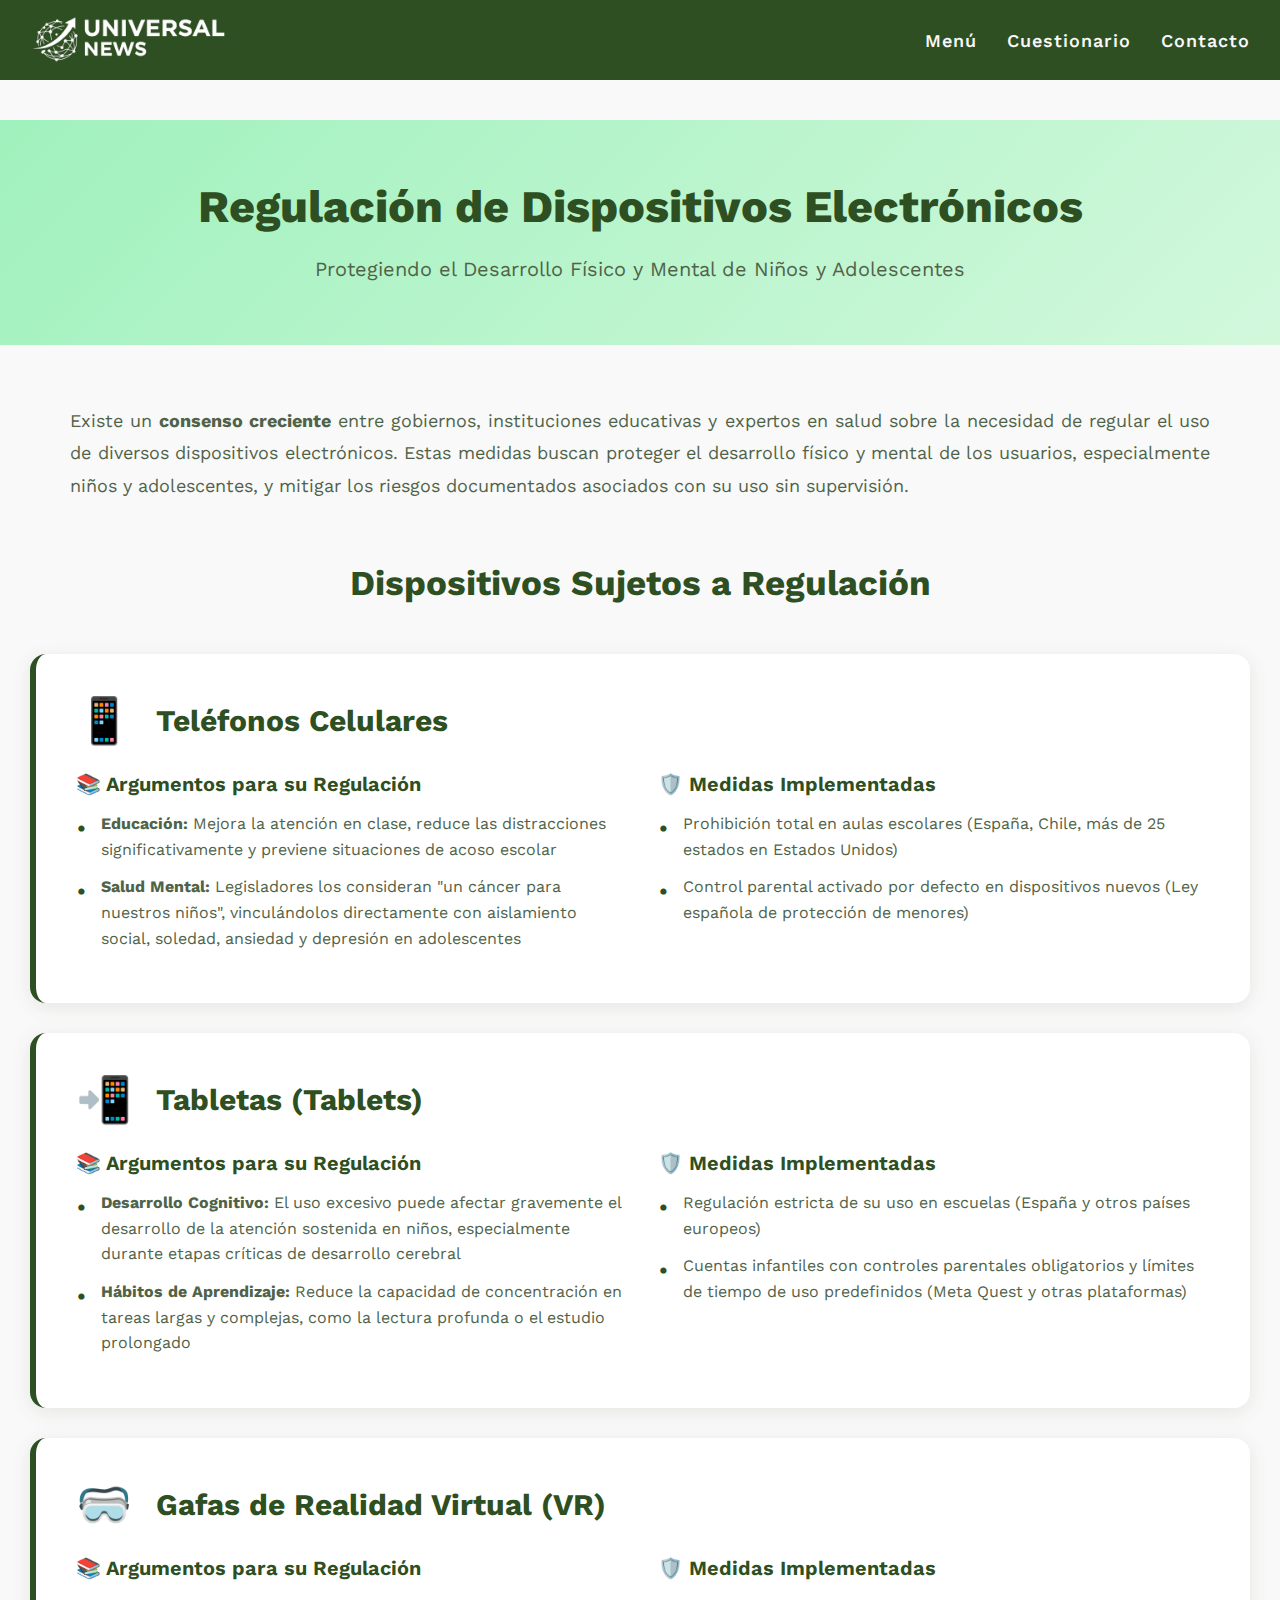
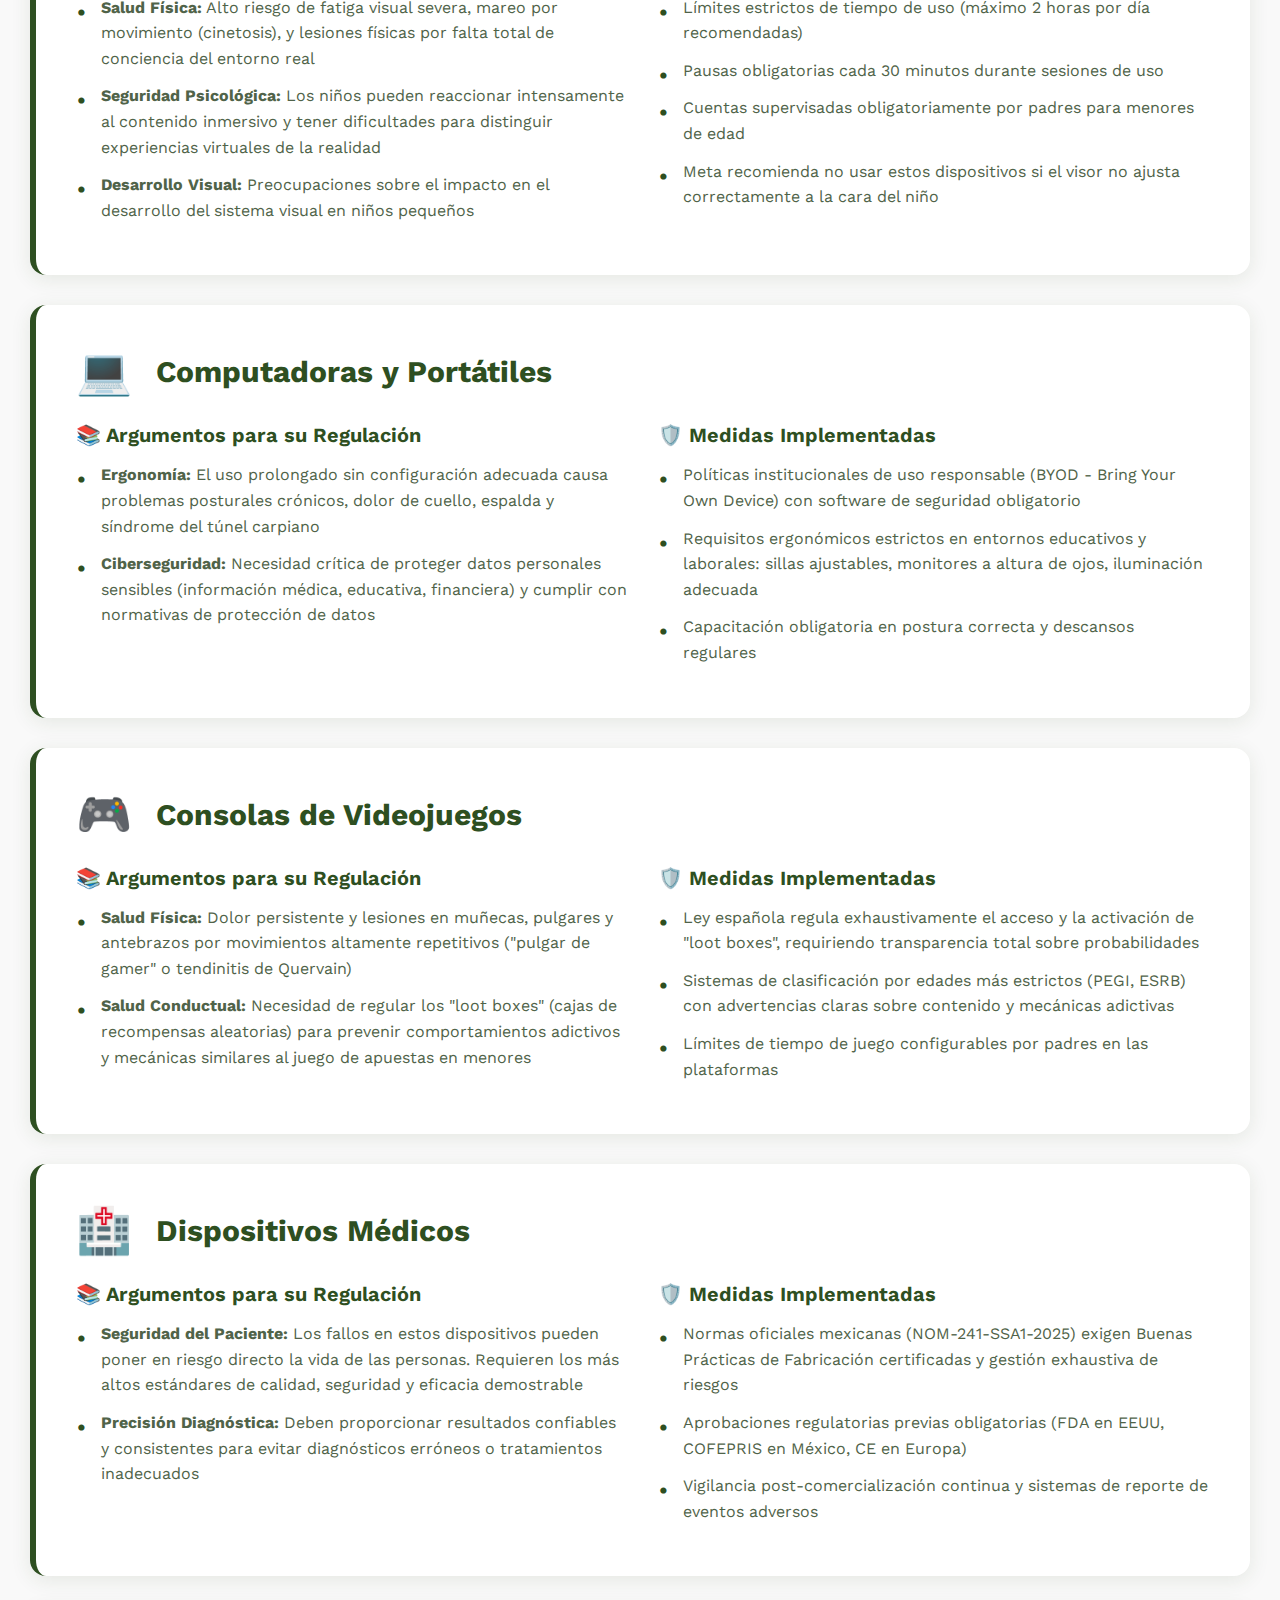
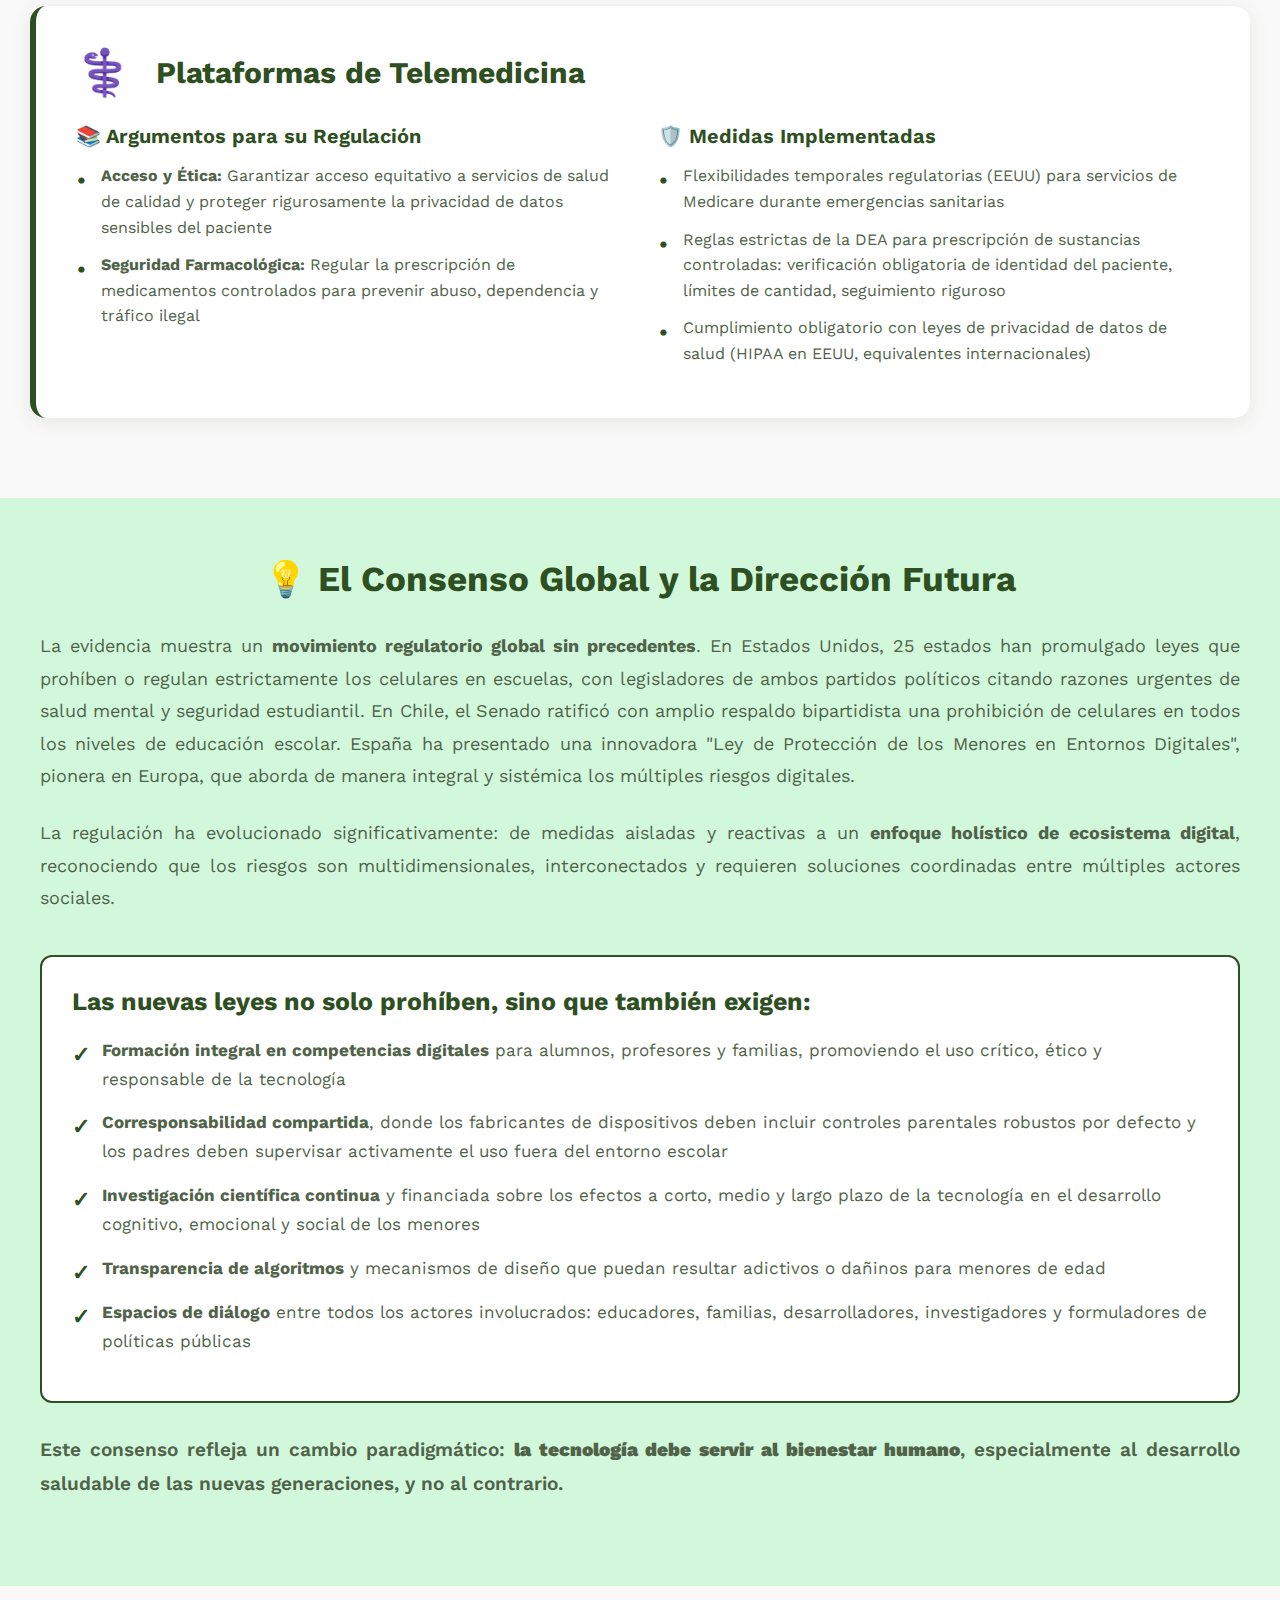
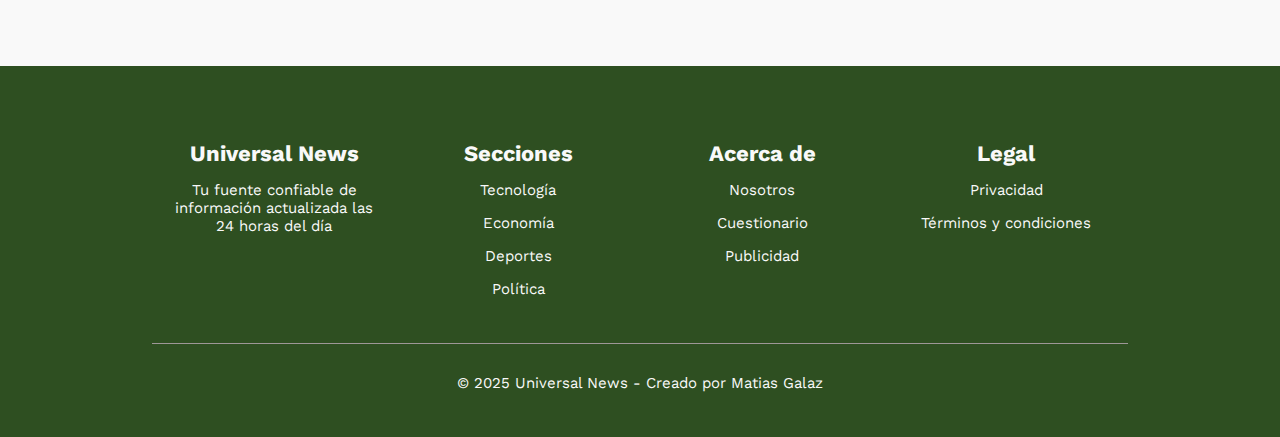
<file: html/regulacion.html>
<!DOCTYPE html>
<html lang="es">
<head>
    <meta charset="UTF-8">
    <meta name="viewport" content="width=device-width, initial-scale=1.0">
    <title>Regulación de Dispositivos Electrónicos</title>
    <link rel="preconnect" href="https://fonts.googleapis.com">
    <link rel="preconnect" href="https://fonts.gstatic.com" crossorigin>
    <link href="https://fonts.googleapis.com/css2?family=Work+Sans:ital,wght@0,100..900;1,100..900&display=swap" rel="stylesheet">
    <link rel="stylesheet" href="../css/regulacion.css">
</head>
<body>
    <header class="header">
        <div class="logo-header">
            <img src="../img/logo 34253.png" alt="">
        </div>
        <input type="checkbox" id="toggle-menu">
        <label class="menu-hamburguesa" for="toggle-menu">
            <div></div>
            <div></div>
            <div></div>
        </label>
        <nav class="barra-navegacion">
            <ul class="ul-nav">
                <li class="li-nav"><a class="link-nav" href="../index.html">Menú</a></li>
                <li class="li-nav"><a class="link-nav" href="cuestionario.html">Cuestionario</a></li>
                <li class="li-nav"><a class="link-nav" href="contacto.html">Contacto</a></li>
            </ul>
        </nav>
    </header>

    <main>
        <section class="hero-section">
            <h1>Regulación de Dispositivos Electrónicos</h1>
            <p class="subtitle">Protegiendo el Desarrollo Físico y Mental de Niños y Adolescentes</p>
        </section>

        <div class="intro-text">
            <p>Existe un <strong>consenso creciente</strong> entre gobiernos, instituciones educativas y expertos en salud sobre la necesidad de regular el uso de diversos dispositivos electrónicos. Estas medidas buscan proteger el desarrollo físico y mental de los usuarios, especialmente niños y adolescentes, y mitigar los riesgos documentados asociados con su uso sin supervisión.</p>
        </div>

        <section class="devices-section">
            <h2 class="section-title">Dispositivos Sujetos a Regulación</h2>

            <article class="device-regulation">
                <div class="device-header">
                    <span class="device-icon">📱</span>
                    <h3 class="device-name">Teléfonos Celulares</h3>
                </div>
                <div class="regulation-content">
                    <div class="regulation-column">
                        <h4>📚 Argumentos para su Regulación</h4>
                        <ul class="regulation-list">
                            <li><strong>Educación:</strong> Mejora la atención en clase, reduce las distracciones significativamente y previene situaciones de acoso escolar</li>
                            <li><strong>Salud Mental:</strong> Legisladores los consideran "un cáncer para nuestros niños", vinculándolos directamente con aislamiento social, soledad, ansiedad y depresión en adolescentes</li>
                        </ul>
                    </div>
                    <div class="regulation-column">
                        <h4>🛡️ Medidas Implementadas</h4>
                        <ul class="regulation-list">
                            <li>Prohibición total en aulas escolares (España, Chile, más de 25 estados en Estados Unidos)</li>
                            <li>Control parental activado por defecto en dispositivos nuevos (Ley española de protección de menores)</li>
                        </ul>
                    </div>
                </div>
            </article>

            <article class="device-regulation">
                <div class="device-header">
                    <span class="device-icon">📲</span>
                    <h3 class="device-name">Tabletas (Tablets)</h3>
                </div>
                <div class="regulation-content">
                    <div class="regulation-column">
                        <h4>📚 Argumentos para su Regulación</h4>
                        <ul class="regulation-list">
                            <li><strong>Desarrollo Cognitivo:</strong> El uso excesivo puede afectar gravemente el desarrollo de la atención sostenida en niños, especialmente durante etapas críticas de desarrollo cerebral</li>
                            <li><strong>Hábitos de Aprendizaje:</strong> Reduce la capacidad de concentración en tareas largas y complejas, como la lectura profunda o el estudio prolongado</li>
                        </ul>
                    </div>
                    <div class="regulation-column">
                        <h4>🛡️ Medidas Implementadas</h4>
                        <ul class="regulation-list">
                            <li>Regulación estricta de su uso en escuelas (España y otros países europeos)</li>
                            <li>Cuentas infantiles con controles parentales obligatorios y límites de tiempo de uso predefinidos (Meta Quest y otras plataformas)</li>
                        </ul>
                    </div>
                </div>
            </article>

            <article class="device-regulation">
                <div class="device-header">
                    <span class="device-icon">🥽</span>
                    <h3 class="device-name">Gafas de Realidad Virtual (VR)</h3>
                </div>
                <div class="regulation-content">
                    <div class="regulation-column">
                        <h4>📚 Argumentos para su Regulación</h4>
                        <ul class="regulation-list">
                            <li><strong>Salud Física:</strong> Alto riesgo de fatiga visual severa, mareo por movimiento (cinetosis), y lesiones físicas por falta total de conciencia del entorno real</li>
                            <li><strong>Seguridad Psicológica:</strong> Los niños pueden reaccionar intensamente al contenido inmersivo y tener dificultades para distinguir experiencias virtuales de la realidad</li>
                            <li><strong>Desarrollo Visual:</strong> Preocupaciones sobre el impacto en el desarrollo del sistema visual en niños pequeños</li>
                        </ul>
                    </div>
                    <div class="regulation-column">
                        <h4>🛡️ Medidas Implementadas</h4>
                        <ul class="regulation-list">
                            <li>Límites estrictos de tiempo de uso (máximo 2 horas por día recomendadas)</li>
                            <li>Pausas obligatorias cada 30 minutos durante sesiones de uso</li>
                            <li>Cuentas supervisadas obligatoriamente por padres para menores de edad</li>
                            <li>Meta recomienda no usar estos dispositivos si el visor no ajusta correctamente a la cara del niño</li>
                        </ul>
                    </div>
                </div>
            </article>

            <article class="device-regulation">
                <div class="device-header">
                    <span class="device-icon">💻</span>
                    <h3 class="device-name">Computadoras y Portátiles</h3>
                </div>
                <div class="regulation-content">
                    <div class="regulation-column">
                        <h4>📚 Argumentos para su Regulación</h4>
                        <ul class="regulation-list">
                            <li><strong>Ergonomía:</strong> El uso prolongado sin configuración adecuada causa problemas posturales crónicos, dolor de cuello, espalda y síndrome del túnel carpiano</li>
                            <li><strong>Ciberseguridad:</strong> Necesidad crítica de proteger datos personales sensibles (información médica, educativa, financiera) y cumplir con normativas de protección de datos</li>
                        </ul>
                    </div>
                    <div class="regulation-column">
                        <h4>🛡️ Medidas Implementadas</h4>
                        <ul class="regulation-list">
                            <li>Políticas institucionales de uso responsable (BYOD - Bring Your Own Device) con software de seguridad obligatorio</li>
                            <li>Requisitos ergonómicos estrictos en entornos educativos y laborales: sillas ajustables, monitores a altura de ojos, iluminación adecuada</li>
                            <li>Capacitación obligatoria en postura correcta y descansos regulares</li>
                        </ul>
                    </div>
                </div>
            </article>

            <article class="device-regulation">
                <div class="device-header">
                    <span class="device-icon">🎮</span>
                    <h3 class="device-name">Consolas de Videojuegos</h3>
                </div>
                <div class="regulation-content">
                    <div class="regulation-column">
                        <h4>📚 Argumentos para su Regulación</h4>
                        <ul class="regulation-list">
                            <li><strong>Salud Física:</strong> Dolor persistente y lesiones en muñecas, pulgares y antebrazos por movimientos altamente repetitivos ("pulgar de gamer" o tendinitis de Quervain)</li>
                            <li><strong>Salud Conductual:</strong> Necesidad de regular los "loot boxes" (cajas de recompensas aleatorias) para prevenir comportamientos adictivos y mecánicas similares al juego de apuestas en menores</li>
                        </ul>
                    </div>
                    <div class="regulation-column">
                        <h4>🛡️ Medidas Implementadas</h4>
                        <ul class="regulation-list">
                            <li>Ley española regula exhaustivamente el acceso y la activación de "loot boxes", requiriendo transparencia total sobre probabilidades</li>
                            <li>Sistemas de clasificación por edades más estrictos (PEGI, ESRB) con advertencias claras sobre contenido y mecánicas adictivas</li>
                            <li>Límites de tiempo de juego configurables por padres en las plataformas</li>
                        </ul>
                    </div>
                </div>
            </article>

            <article class="device-regulation">
                <div class="device-header">
                    <span class="device-icon">🏥</span>
                    <h3 class="device-name">Dispositivos Médicos</h3>
                </div>
                <div class="regulation-content">
                    <div class="regulation-column">
                        <h4>📚 Argumentos para su Regulación</h4>
                        <ul class="regulation-list">
                            <li><strong>Seguridad del Paciente:</strong> Los fallos en estos dispositivos pueden poner en riesgo directo la vida de las personas. Requieren los más altos estándares de calidad, seguridad y eficacia demostrable</li>
                            <li><strong>Precisión Diagnóstica:</strong> Deben proporcionar resultados confiables y consistentes para evitar diagnósticos erróneos o tratamientos inadecuados</li>
                        </ul>
                    </div>
                    <div class="regulation-column">
                        <h4>🛡️ Medidas Implementadas</h4>
                        <ul class="regulation-list">
                            <li>Normas oficiales mexicanas (NOM-241-SSA1-2025) exigen Buenas Prácticas de Fabricación certificadas y gestión exhaustiva de riesgos</li>
                            <li>Aprobaciones regulatorias previas obligatorias (FDA en EEUU, COFEPRIS en México, CE en Europa)</li>
                            <li>Vigilancia post-comercialización continua y sistemas de reporte de eventos adversos</li>
                        </ul>
                    </div>
                </div>
            </article>

            <article class="device-regulation">
                <div class="device-header">
                    <span class="device-icon">⚕️</span>
                    <h3 class="device-name">Plataformas de Telemedicina</h3>
                </div>
                <div class="regulation-content">
                    <div class="regulation-column">
                        <h4>📚 Argumentos para su Regulación</h4>
                        <ul class="regulation-list">
                            <li><strong>Acceso y Ética:</strong> Garantizar acceso equitativo a servicios de salud de calidad y proteger rigurosamente la privacidad de datos sensibles del paciente</li>
                            <li><strong>Seguridad Farmacológica:</strong> Regular la prescripción de medicamentos controlados para prevenir abuso, dependencia y tráfico ilegal</li>
                        </ul>
                    </div>
                    <div class="regulation-column">
                        <h4>🛡️ Medidas Implementadas</h4>
                        <ul class="regulation-list">
                            <li>Flexibilidades temporales regulatorias (EEUU) para servicios de Medicare durante emergencias sanitarias</li>
                            <li>Reglas estrictas de la DEA para prescripción de sustancias controladas: verificación obligatoria de identidad del paciente, límites de cantidad, seguimiento riguroso</li>
                            <li>Cumplimiento obligatorio con leyes de privacidad de datos de salud (HIPAA en EEUU, equivalentes internacionales)</li>
                        </ul>
                    </div>
                </div>
            </article>
        </section>

        <section class="consensus-section">
            <div class="consensus-content">
                <h2>💡 El Consenso Global y la Dirección Futura</h2>
                
                <p class="consensus-text">La evidencia muestra un <strong>movimiento regulatorio global sin precedentes</strong>. En Estados Unidos, 25 estados han promulgado leyes que prohíben o regulan estrictamente los celulares en escuelas, con legisladores de ambos partidos políticos citando razones urgentes de salud mental y seguridad estudiantil. En Chile, el Senado ratificó con amplio respaldo bipartidista una prohibición de celulares en todos los niveles de educación escolar. España ha presentado una innovadora "Ley de Protección de los Menores en Entornos Digitales", pionera en Europa, que aborda de manera integral y sistémica los múltiples riesgos digitales.</p>

                <p class="consensus-text">La regulación ha evolucionado significativamente: de medidas aisladas y reactivas a un <strong>enfoque holístico de ecosistema digital</strong>, reconociendo que los riesgos son multidimensionales, interconectados y requieren soluciones coordinadas entre múltiples actores sociales.</p>

                <div class="evolution-box">
                    <h3>Las nuevas leyes no solo prohíben, sino que también exigen:</h3>
                    <ul class="evolution-list">
                        <li><strong>Formación integral en competencias digitales</strong> para alumnos, profesores y familias, promoviendo el uso crítico, ético y responsable de la tecnología</li>
                        <li><strong>Corresponsabilidad compartida</strong>, donde los fabricantes de dispositivos deben incluir controles parentales robustos por defecto y los padres deben supervisar activamente el uso fuera del entorno escolar</li>
                        <li><strong>Investigación científica continua</strong> y financiada sobre los efectos a corto, medio y largo plazo de la tecnología en el desarrollo cognitivo, emocional y social de los menores</li>
                        <li><strong>Transparencia de algoritmos</strong> y mecanismos de diseño que puedan resultar adictivos o dañinos para menores de edad</li>
                        <li><strong>Espacios de diálogo</strong> entre todos los actores involucrados: educadores, familias, desarrolladores, investigadores y formuladores de políticas públicas</li>
                    </ul>
                </div>

                <p class="consensus-text" style="margin-top: 3rem; font-weight: 600; font-size: 1.9rem;">Este consenso refleja un cambio paradigmático: <strong>la tecnología debe servir al bienestar humano</strong>, especialmente al desarrollo saludable de las nuevas generaciones, y no al contrario.</p>
            </div>
        </section>
    </main>

    <footer>
        <div class="empresa-footer">
            <div class="div-footer" id="footer-inicio">
                <h3>Universal News</h3>
                <p>Tu fuente confiable de información actualizada las 24 horas del día</p>
            </div>
            <div class="div-footer">
                <h3>Secciones</h3>
                <div class="ctn-links-footer">
                    <a href="#">Tecnología</a>
                    <a href="#">Economía</a>
                    <a href="#">Deportes</a>
                    <a href="#">Política</a>
                </div>
            </div>
            <div class="div-footer">
                <h3>Acerca de</h3>
                <div class="ctn-links-footer">
                    <a href="contacto.html">Nosotros</a>
                    <a href="cuestionario.html">Cuestionario</a>
                    <a href="#">Publicidad</a>
                </div>
            </div>
            <div class="div-footer">
                <h3>Legal</h3>
                <div class="ctn-links-footer">
                    <a href="#">Privacidad</a>
                    <a href="#">Términos y condiciones</a>
                </div>
            </div>
        </div>
        <div class="div-footer" id="cierre-footer">
            <p>&copy; 2025 Universal News - Creado por Matias Galaz</p>
        </div>
    </footer>
</body>
</html>
</file>
<file: css/contacto.css>
:root{
    --Background1: #A0F1BD;
    --Background2: #F9F9F9;
    --accent1: #D2F8DC;
    --onaccent4: #D5E4D0;
    --Divider1: #2E4F21;
    --onaccent3: #7D9276;
    --Background3: #2E4F21;
    --onaccent1: #FFFFFF;
    --onaccent2: #506349;
    --Background4: #FFFFFF;
    --Paragraph: #2E4F21;
    --Divider2: #C7C7C7;
    --Background5: #F4F7F5;
}

html {
    font-size: 62.5%;
}

* {
    margin: 0;
    padding: 0;
    box-sizing: border-box;
}

body {
    font-size: 1.6rem;
    font-family: "Work Sans", sans-serif;
    background-color: var(--Background2);
}
.logo-header img {
    width: 20rem;
}
/* HEADER */
.header {
    position: fixed;
    background: var(--Background3);
    display: flex;
    justify-content: space-between;
    align-items: center;
    padding: 0 3rem;
    width: 100%;
    height: 8rem;
    z-index: 10;
}

.logo-header {
    z-index: 10;
    display: flex;
    align-items: center;
    gap: 1rem;
    color: var(--Background2);
    font-size: 2.4rem;
    font-weight: 700;
}

.ul-nav {
    display: flex;
    gap: 3rem;
}

.menu-hamburguesa {
    display: none;
    z-index: 10;
}

.li-nav {
    list-style: none;
}

.link-nav {
    font-size: 1.8rem;
    text-decoration: none;
    color: var(--Background2);
    font-weight: 550;
    letter-spacing: 1px;
}

.li-nav:hover {
    text-decoration: underline 1.5px;
    text-decoration-color: var(--Divider2);
    text-underline-offset: 5px;
}

#toggle-menu {
    display: none;
}

/* MAIN CONTENT */
main {
    padding: 12rem 0 0 0;
}

.hero-section {
    background: linear-gradient(135deg, var(--Background1) 0%, var(--accent1) 100%);
    padding: 6rem 3rem;
    text-align: center;
    color: var(--Paragraph);
}

.hero-section h1 {
    font-size: 4.5rem;
    font-weight: 750;
    margin-bottom: 2rem;
    color: var(--Background3);
}

.hero-section .subtitle {
    font-size: 2rem;
    color: var(--onaccent2);
    max-width: 90rem;
    margin: 0 auto;
    line-height: 1.6;
}

.contact-container {
    max-width: 130rem;
    margin: 6rem auto;
    display: grid;
    grid-template-columns: 1fr 1fr;
    gap: 4rem;
}

.contact-info {
    background: var(--Background4);
    padding: 4rem;
    border-radius: 1.5rem;
    box-shadow: 0 4px 20px rgba(46, 79, 33, 0.1);
}

.contact-info h2 {
    color: var(--Background3);
    font-size: 3rem;
    margin-bottom: 3rem;
    font-weight: 700;
}

.team-section {
    margin-bottom: 4rem;
}

.team-section h3 {
    color: var(--Background3);
    font-size: 2.3rem;
    margin-bottom: 2rem;
    font-weight: 650;
}

.team-member {
    background: var(--Background5);
    padding: 2.5rem;
    border-radius: 1.2rem;
    margin-bottom: 2rem;
    border-left: 4px solid var(--Background3);
    transition: all 0.3s ease;
}

.team-member:hover {
    transform: translateX(5px);
    box-shadow: 0 4px 15px rgba(46, 79, 33, 0.15);
}

.team-member h4 {
    color: var(--Background3);
    font-size: 2.2rem;
    margin-bottom: 1rem;
    display: flex;
    align-items: center;
    gap: 1rem;
}

.team-member p {
    color: var(--onaccent2);
    font-size: 1.6rem;
    margin-bottom: 0.8rem;
    line-height: 1.6;
}

.team-member a {
    color: var(--Background3);
    text-decoration: none;
    font-weight: 600;
    transition: color 0.3s ease;
}

.team-member a:hover {
    color: var(--onaccent3);
    text-decoration: underline;
}

.info-box {
    background: var(--accent1);
    padding: 2.5rem;
    border-radius: 1.2rem;
    margin-top: 3rem;
}

.info-box h3 {
    color: var(--Background3);
    font-size: 2rem;
    margin-bottom: 1.5rem;
    font-weight: 650;
}

.info-box ul {
    list-style: none;
}

.info-box li {
    color: var(--onaccent2);
    margin-bottom: 1rem;
    padding-left: 2.5rem;
    position: relative;
    font-size: 1.6rem;
}

.info-box li::before {
    content: "✓";
    position: absolute;
    left: 0;
    color: var(--Background3);
    font-size: 2rem;
    font-weight: bold;
}

.contact-form {
    background: var(--Background4);
    padding: 4rem;
    border-radius: 1.5rem;
    box-shadow: 0 4px 20px rgba(46, 79, 33, 0.1);
}

.contact-form h2 {
    color: var(--Background3);
    font-size: 3rem;
    margin-bottom: 3rem;
    font-weight: 700;
}

.form-group {
    margin-bottom: 2.5rem;
}

.form-group label {
    display: block;
    color: var(--Paragraph);
    font-size: 1.7rem;
    font-weight: 600;
    margin-bottom: 1rem;
}

.form-group input,
.form-group select,
.form-group textarea {
    width: 100%;
    padding: 1.5rem;
    border: 2px solid var(--Divider2);
    border-radius: 0.8rem;
    font-size: 1.6rem;
    font-family: inherit;
    transition: border-color 0.3s ease;
    background: var(--Background5);
}

.form-group input:focus,
.form-group select:focus,
.form-group textarea:focus {
    outline: none;
    border-color: var(--Background3);
    background: var(--Background4);
}

.form-group textarea {
    resize: vertical;
    min-height: 15rem;
}

.form-group select {
    cursor: pointer;
}

.required {
    color: #d32f2f;
    margin-left: 0.3rem;
}

.submit-btn {
    background: var(--Background3);
    color: var(--onaccent1);
    border: none;
    padding: 1.8rem 4rem;
    font-size: 1.8rem;
    font-weight: 700;
    border-radius: 1rem;
    cursor: pointer;
    transition: all 0.3s ease;
    font-family: inherit;
    width: 100%;
}

.submit-btn:hover {
    background: var(--onaccent2);
    transform: translateY(-2px);
    box-shadow: 0 6px 20px rgba(46, 79, 33, 0.3);
}

.form-note {
    text-align: center;
    color: var(--onaccent3);
    font-size: 1.4rem;
    margin-top: 2rem;
    font-style: italic;
}

/* FOOTER */
footer {
    background-color: var(--Background3);
    display: flex;
    flex-direction: column;
    padding: 6rem 3rem 0rem 3rem;
}

.div-footer h3 {
    font-size: 2.2rem;
    margin-bottom: 1.5rem;
    color: var(--Background2);
}

.div-footer {
    border-top: 1px solid #9e9797;
    display: flex;
    flex-direction: column;
    align-items: center;
    text-align: center;
    width: 80%;
    margin: 0 auto 3rem auto;
    padding: 1.5rem;
    color: var(--Background2);
}

.div-footer p {
    font-size: 1.5rem;
} 

.ctn-links-footer > a {
    font-size: 1.5rem;
    text-decoration: none;
    color: var(--Background2);
}

.ctn-links-footer > a:hover { 
    text-decoration: underline 0.2rem; 
    text-underline-offset: 0.5rem; 
} 

.ctn-links-footer {
    display: flex;
    flex-direction: column;
    gap: 1.5rem;
}

#footer-inicio {
    border: none;
}

#cierre-footer {
    padding-top: 3rem;
}

/* RESPONSIVE */
@media (min-width: 768px) {
    .empresa-footer {
        display: flex;
        width: 80%;
        margin: auto;
    }

    .div-footer {
        border: none;
    }

    #cierre-footer {
        border-top: 1px solid #9e9797;
    }
}

@media (max-width: 1024px) {
    .contact-container {
        grid-template-columns: 1fr;
        gap: 3rem;
    }
}

@media (max-width: 768px) {
    html {
        font-size: 55%;
    }

    .barra-navegacion {
        z-index: 0;
        margin: 0 -3rem;
        position: absolute;
        top: -100vh;
        background: var(--Background3);
        height: calc(100vh - 8rem);
        width: 100%;
        transition: 0.4s ease;
    }

    .ul-nav {
        height: 100%;
        flex-direction: column;
        justify-content: center;
        align-items: center;
        gap: 11rem;
    }

    .menu-hamburguesa {
        display: flex;
        flex-direction: column;
        width: 5rem;
        height: fit-content;
        border: 0;
        background: transparent;
        gap: 1rem;
    }

    .menu-hamburguesa div {
        background: var(--Background2);
        height: 2px;
        width: 70%;
        border-radius: 5px;
        transition: all 0.4s;
        transform-origin: left;
    }

    .link-nav {
        font-size: 3.8rem;
        font-weight: 480;
    }

    #toggle-menu:checked + .menu-hamburguesa > div:first-child {
        rotate: 45deg;
    }

    #toggle-menu:checked + .menu-hamburguesa > div:nth-child(2) {
        opacity: 0;
    }

    #toggle-menu:checked + .menu-hamburguesa > div:last-child {
        rotate: -45deg;
    }

    #toggle-menu:checked ~ .barra-navegacion {
        top: 8rem;
    }

    .hero-section h1 {
        font-size: 3.5rem;
    }

    .contact-info,
    .contact-form {
        padding: 2.5rem;
    }
}
</file>
<file: css/cuestionario.css>
@import url('https://fonts.googleapis.com/css2?family=Work+Sans:ital,wght@0,100..900;1,100..900&display=swap');
:root{
    --Background1: #A0F1BD;
    --Background2: #F9F9F9;
    --accent1: #D2F8DC;
    --onaccent4: #D5E4D0;
    --Divider1: #2E4F21;
    --onaccent3: #7D9276;
    --Background3: #2E4F21;
    --onaccent1: #FFFFFF;
    --onaccent2: #506349;
    --Background4: #FFFFFF;
    --Paragraph: #2E4F21;
    --Divider2: #C7C7C7;
    --Background5: #F4F7F5;
}

html {
    font-size: 62.5%;
}

* {
    margin: 0;
    padding: 0;
    box-sizing: border-box;
}
.logo-header img {
    width: 20rem;
}
body {
    font-size: 1.6rem;
    font-family: "Work Sans", sans-serif;
    background-color: var(--Background2);
}

/* HEADER */
.header {
    position: fixed;
    background: var(--Background3);
    display: flex;
    justify-content: space-between;
    align-items: center;
    padding: 0 3rem;
    width: 100%;
    height: 8rem;
    z-index: 10;
}

.logo-header {
    z-index: 10;
    display: flex;
    align-items: center;
    gap: 1rem;
    color: var(--Background2);
    font-size: 2.4rem;
    font-weight: 700;
}

.ul-nav {
    display: flex;
    gap: 3rem;
}

.menu-hamburguesa {
    display: none;
    z-index: 10;
}

.li-nav {
    list-style: none;
}

.link-nav {
    font-size: 1.8rem;
    text-decoration: none;
    color: var(--Background2);
    font-weight: 550;
    letter-spacing: 1px;
}

.li-nav:hover {
    text-decoration: underline 1.5px;
    text-decoration-color: var(--Divider2);
    text-underline-offset: 5px;
}

#toggle-menu {
    display: none;
}

/* MAIN CONTENT */
main {
    padding: 12rem 0 0 0;
}

.hero-section {
    background: linear-gradient(135deg, var(--Background1) 0%, var(--accent1) 100%);
    padding: 6rem 3rem;
    text-align: center;
    color: var(--Paragraph);
}

.hero-section h1 {
    font-size: 4.5rem;
    font-weight: 750;
    margin-bottom: 2rem;
    color: var(--Background3);
}

.hero-section .subtitle {
    font-size: 2rem;
    color: var(--onaccent2);
    max-width: 90rem;
    margin: 0 auto 3rem auto;
    line-height: 1.6;
}

.commitment-box {
    background: var(--Background4);
    max-width: 80rem;
    margin: 0 auto;
    padding: 3rem;
    border-radius: 1.5rem;
    box-shadow: 0 4px 20px rgba(46, 79, 33, 0.15);
    text-align: left;
}

.commitment-box h3 {
    color: var(--Background3);
    font-size: 2.5rem;
    margin-bottom: 2rem;
}

.commitment-list {
    list-style: none;
}

.commitment-list li {
    color: var(--onaccent2);
    margin-bottom: 1.2rem;
    padding-left: 3rem;
    position: relative;
    font-size: 1.7rem;
    line-height: 1.6;
}

.commitment-list li::before {
    content: "✓";
    position: absolute;
    left: 0;
    color: var(--Background3);
    font-size: 2.2rem;
    font-weight: bold;
}

.form-container {
    max-width: 120rem;
    margin: 6rem auto;
    padding: 0 3rem 8rem 3rem;
}

.form-section {
    background: var(--Background4);
    padding: 4rem;
    margin-bottom: 3rem;
    border-radius: 1.5rem;
    box-shadow: 0 4px 20px rgba(46, 79, 33, 0.1);
}

.section-title {
    color: var(--Background3);
    font-size: 3rem;
    font-weight: 700;
    margin-bottom: 1rem;
    border-bottom: 3px solid var(--Background3);
    padding-bottom: 1rem;
}

.subsection-title {
    color: var(--Background3);
    font-size: 2.3rem;
    font-weight: 650;
    margin-top: 3rem;
    margin-bottom: 2rem;
    display: flex;
    align-items: center;
    gap: 1rem;
}

.question-block {
    margin-bottom: 3rem;
}

.question-label {
    display: block;
    color: var(--Paragraph);
    font-size: 1.8rem;
    font-weight: 600;
    margin-bottom: 1.5rem;
    line-height: 1.5;
}

.radio-group, .checkbox-group {
    display: flex;
    flex-direction: column;
    gap: 1.2rem;
}

.radio-option, .checkbox-option {
    display: flex;
    align-items: center;
    gap: 1rem;
    padding: 1.2rem 1.5rem;
    background: var(--Background5);
    border-radius: 0.8rem;
    cursor: pointer;
    transition: all 0.3s ease;
    border: 2px solid transparent;
}

.radio-option:hover, .checkbox-option:hover {
    background: var(--accent1);
    border-color: var(--Background3);
}

.radio-option input[type="radio"],
.checkbox-option input[type="checkbox"] {
    width: 2rem;
    height: 2rem;
    cursor: pointer;
    accent-color: var(--Background3);
}

.radio-option label,
.checkbox-option label {
    color: var(--onaccent2);
    font-size: 1.6rem;
    cursor: pointer;
    flex: 1;
}

.scale-container {
    display: flex;
    justify-content: space-between;
    align-items: center;
    gap: 1rem;
    margin-top: 1.5rem;
    flex-wrap: wrap;
}

.scale-option {
    display: flex;
    flex-direction: column;
    align-items: center;
    gap: 0.5rem;
}

.scale-option input[type="radio"] {
    width: 2.5rem;
    height: 2.5rem;
    cursor: pointer;
    accent-color: var(--Background3);
}

.scale-option label {
    font-size: 1.8rem;
    font-weight: 600;
    color: var(--Background3);
    cursor: pointer;
}

.scale-labels {
    width: 100%;
    display: flex;
    justify-content: space-between;
    margin-top: 1rem;
    font-size: 1.4rem;
    color: var(--onaccent3);
    font-style: italic;
}

.action-plan {
    background: linear-gradient(135deg, var(--accent1) 0%, var(--onaccent4) 100%);
    padding: 4rem;
    border-radius: 1.5rem;
    margin-bottom: 3rem;
}

.action-plan h3 {
    color: var(--Background3);
    font-size: 2.8rem;
    margin-bottom: 2.5rem;
    text-align: center;
}

.device-commitments {
    display: grid;
    grid-template-columns: repeat(auto-fit, minmax(30rem, 1fr));
    gap: 2rem;
    margin-bottom: 3rem;
}

.device-card {
    background: var(--Background4);
    padding: 2.5rem;
    border-radius: 1.2rem;
    box-shadow: 0 2px 10px rgba(46, 79, 33, 0.1);
}

.device-card h4 {
    color: var(--Background3);
    font-size: 2rem;
    margin-bottom: 1.5rem;
    display: flex;
    align-items: center;
    gap: 1rem;
}

.device-card label {
    display: flex;
    align-items: center;
    gap: 1rem;
    margin-bottom: 1rem;
    color: var(--onaccent2);
    font-size: 1.5rem;
    cursor: pointer;
}

.device-card input[type="checkbox"] {
    width: 1.8rem;
    height: 1.8rem;
    cursor: pointer;
    accent-color: var(--Background3);
}

.weekly-goals {
    background: var(--Background4);
    padding: 3rem;
    border-radius: 1.2rem;
    margin-top: 2rem;
}

.weekly-goals h4 {
    color: var(--Background3);
    font-size: 2.2rem;
    margin-bottom: 2rem;
}

.goal-input {
    display: flex;
    align-items: center;
    gap: 1rem;
    margin-bottom: 1.5rem;
    flex-wrap: wrap;
}

.goal-input label {
    color: var(--onaccent2);
    font-size: 1.6rem;
    display: flex;
    align-items: center;
    gap: 1rem;
}

.goal-input input[type="number"],
.goal-input input[type="text"] {
    width: 8rem;
    padding: 0.8rem;
    border: 2px solid var(--Divider2);
    border-radius: 0.5rem;
    font-size: 1.6rem;
    font-family: inherit;
}

.goal-input input:focus {
    outline: none;
    border-color: var(--Background3);
}

.submit-container {
    text-align: center;
    margin-top: 4rem;
}

.submit-btn {
    background: var(--Background3);
    color: var(--onaccent1);
    border: none;
    padding: 1.8rem 6rem;
    font-size: 2rem;
    font-weight: 700;
    border-radius: 1rem;
    cursor: pointer;
    transition: all 0.3s ease;
    font-family: inherit;
}

.submit-btn:hover {
    background: var(--onaccent2);
    transform: translateY(-2px);
    box-shadow: 0 6px 20px rgba(46, 79, 33, 0.3);
}

.reminder-note {
    text-align: center;
    color: var(--onaccent3);
    font-size: 1.5rem;
    margin-top: 3rem;
    font-style: italic;
}

/* FOOTER */
footer {
    background-color: var(--Background3);
    display: flex;
    flex-direction: column;
    padding: 6rem 3rem 0rem 3rem;
}

.div-footer h3 {
    font-size: 2.2rem;
    margin-bottom: 1.5rem;
    color: var(--Background2);
}

.div-footer {
    border-top: 1px solid #9e9797;
    display: flex;
    flex-direction: column;
    align-items: center;
    text-align: center;
    width: 80%;
    margin: 0 auto 3rem auto;
    padding: 1.5rem;
    color: var(--Background2);
}

.div-footer p {
    font-size: 1.5rem;
} 

.ctn-links-footer > a {
    font-size: 1.5rem;
    text-decoration: none;
    color: var(--Background2);
}

.ctn-links-footer > a:hover { 
    text-decoration: underline 0.2rem; 
    text-underline-offset: 0.5rem; 
} 

.ctn-links-footer {
    display: flex;
    flex-direction: column;
    gap: 1.5rem;
}

#footer-inicio {
    border: none;
}

#cierre-footer {
    padding-top: 3rem;
}

/* RESPONSIVE */
@media (min-width: 768px) {
    .empresa-footer {
        display: flex;
        width: 80%;
        margin: auto;
    }

    .div-footer {
        border: none;
    }

    #cierre-footer {
        border-top: 1px solid #9e9797;
    }
}

@media (max-width: 768px) {
    html {
        font-size: 55%;
    }

    .barra-navegacion {
        z-index: 0;
        margin: 0 -3rem;
        position: absolute;
        top: -100vh;
        background: var(--Background3);
        height: calc(100vh - 8rem);
        width: 100%;
        transition: 0.4s ease;
    }

    .ul-nav {
        height: 100%;
        flex-direction: column;
        justify-content: center;
        align-items: center;
        gap: 11rem;
    }

    .menu-hamburguesa {
        display: flex;
        flex-direction: column;
        width: 5rem;
        height: fit-content;
        border: 0;
        background: transparent;
        gap: 1rem;
    }

    .menu-hamburguesa div {
        background: var(--Background2);
        height: 2px;
        width: 70%;
        border-radius: 5px;
        transition: all 0.4s;
        transform-origin: left;
    }

    .link-nav {
        font-size: 3.8rem;
        font-weight: 480;
    }

    #toggle-menu:checked + .menu-hamburguesa > div:first-child {
        rotate: 45deg;
    }

    #toggle-menu:checked + .menu-hamburguesa > div:nth-child(2) {
        opacity: 0;
    }

    #toggle-menu:checked + .menu-hamburguesa > div:last-child {
        rotate: -45deg;
    }

    #toggle-menu:checked ~ .barra-navegacion {
        top: 8rem;
    }

    .hero-section h1 {
        font-size: 3.5rem;
    }

    .form-section {
        padding: 2.5rem;
    }

    .device-commitments {
        grid-template-columns: 1fr;
    }

    .scale-container {
        justify-content: center;
    }
}
</file>
<file: css/regulacion.css>
@import url('https://fonts.googleapis.com/css2?family=Work+Sans:ital,wght@0,100..900;1,100..900&display=swap');
:root{
            --Background1: #A0F1BD;
            --Background2: #F9F9F9;
            --accent1: #D2F8DC;
            --onaccent4: #D5E4D0;
            --Divider1: #2E4F21;
            --onaccent3: #7D9276;
            --Background3: #2E4F21;
            --onaccent1: #FFFFFF;
            --onaccent2: #506349;
            --Background4: #FFFFFF;
            --Paragraph: #2E4F21;
            --Divider2: #C7C7C7;
            --Background5: #F4F7F5;
        }

html {
    font-size: 62.5%;
}

* {
    margin: 0;
    padding: 0;
    box-sizing: border-box;
}

body {
    font-size: 1.6rem;
    font-family: "Work Sans", sans-serif;
    background-color: var(--Background2);
}
 

/* HEADER */
.header {
    position: fixed;
    background: var(--Background3);
    display: flex;
    justify-content: space-between;
    align-items: center;
    padding: 0 3rem;
    width: 100%;
    height: 8rem;
    z-index: 10;
}
.logo-header img {
    width: 20rem;
}
.logo-header {
    z-index: 10;
    display: flex;
    align-items: center;
    gap: 1rem;
    color: var(--Background2);
    font-size: 2.4rem;
    font-weight: 700;
}

.ul-nav {
    display: flex;
    gap: 3rem;
}

.menu-hamburguesa {
    display: none;
    z-index: 10;
}

.li-nav {
    list-style: none;
}

.link-nav {
    font-size: 1.8rem;
    text-decoration: none;
    color: var(--Background2);
    font-weight: 550;
    letter-spacing: 1px;
}

.li-nav:hover {
    text-decoration: underline 1.5px;
    text-decoration-color: var(--Divider2);
    text-underline-offset: 5px;
}

#toggle-menu {
    display: none;
}

/* MAIN CONTENT */
main {
    padding: 12rem 0 0 0;
}

.hero-section {
    background: linear-gradient(135deg, var(--Background1) 0%, var(--accent1) 100%);
    padding: 6rem 3rem;
    text-align: center;
    color: var(--Paragraph);
}

.hero-section h1 {
    font-size: 4.5rem;
    font-weight: 750;
    margin-bottom: 2rem;
    color: var(--Background3);
}

.hero-section .subtitle {
    font-size: 2rem;
    color: var(--onaccent2);
    max-width: 90rem;
    margin: 0 auto;
    line-height: 1.6;
}

.intro-text {
    max-width: 120rem;
    margin: 6rem auto;
    padding: 0 3rem;
    color: var(--onaccent2);
    font-size: 1.8rem;
    line-height: 1.8;
    text-align: justify;
}

.devices-section {
    max-width: 140rem;
    margin: 0 auto 8rem auto;
    padding: 0 3rem;
}

.section-title {
    text-align: center;
    font-size: 3.5rem;
    color: var(--Background3);
    margin-bottom: 5rem;
    font-weight: 700;
}

.device-regulation {
    background: var(--Background4);
    border-radius: 1.6rem;
    padding: 4rem;
    margin-bottom: 3rem;
    box-shadow: 0 4px 20px rgba(46, 79, 33, 0.1);
    border-left: 6px solid var(--Background3);
    transition: transform 0.3s ease, box-shadow 0.3s ease;
}

.device-regulation:hover {
    transform: translateX(5px);
    box-shadow: 0 6px 28px rgba(46, 79, 33, 0.15);
}

.device-header {
    display: flex;
    align-items: center;
    gap: 2rem;
    margin-bottom: 2.5rem;
}

.device-icon {
    font-size: 4.5rem;
    min-width: 6rem;
}

.device-name {
    font-size: 3rem;
    color: var(--Background3);
    font-weight: 700;
}

.regulation-content {
    display: grid;
    grid-template-columns: 1fr 1fr;
    gap: 3rem;
    margin-top: 2rem;
}

.regulation-column h4 {
    font-size: 2rem;
    color: var(--Background3);
    margin-bottom: 1.5rem;
    font-weight: 650;
}

.regulation-list {
    list-style: none;
}

.regulation-list li {
    color: var(--onaccent2);
    margin-bottom: 1.2rem;
    padding-left: 2.5rem;
    position: relative;
    line-height: 1.6;
}

.regulation-list li::before {
    content: "•";
    position: absolute;
    left: 0;
    color: var(--Background3);
    font-size: 2.5rem;
    line-height: 1.4;
}

.consensus-section {
    background: var(--accent1);
    padding: 6rem 3rem;
    margin-bottom: 8rem;
}

.consensus-content {
    max-width: 120rem;
    margin: 0 auto;
}

.consensus-content h2 {
    font-size: 3.5rem;
    color: var(--Background3);
    text-align: center;
    margin-bottom: 3rem;
    font-weight: 700;
}

.consensus-text {
    color: var(--onaccent2);
    font-size: 1.8rem;
    line-height: 1.8;
    margin-bottom: 2.5rem;
    text-align: justify;
}

.evolution-box {
    background: var(--Background4);
    padding: 3rem;
    border-radius: 1.2rem;
    margin-top: 4rem;
    border: 2px solid var(--Background3);
}

.evolution-box h3 {
    font-size: 2.5rem;
    color: var(--Background3);
    margin-bottom: 2rem;
    font-weight: 700;
}

.evolution-list {
    list-style: none;
}

.evolution-list li {
    color: var(--onaccent2);
    margin-bottom: 1.5rem;
    padding-left: 3rem;
    position: relative;
    font-size: 1.7rem;
    line-height: 1.7;
}

.evolution-list li::before {
    content: "✓";
    position: absolute;
    left: 0;
    color: var(--Background3);
    font-size: 2.2rem;
    font-weight: bold;
}

/* FOOTER */
footer {
    background-color: var(--Background3);
    display: flex;
    flex-direction: column;
    padding: 6rem 3rem 0rem 3rem;
}

.div-footer h3 {
    font-size: 2.2rem;
    margin-bottom: 1.5rem;
    color: var(--Background2);
}

.div-footer {
    border-top: 1px solid #9e9797;
    display: flex;
    flex-direction: column;
    align-items: center;
    text-align: center;
    width: 80%;
    margin: 0 auto 3rem auto;
    padding: 1.5rem;
    color: var(--Background2);
}

.div-footer p {
    font-size: 1.5rem;
} 

.ctn-links-footer > a {
    font-size: 1.5rem;
    text-decoration: none;
    color: var(--Background2);
}

.ctn-links-footer > a:hover { 
    text-decoration: underline 0.2rem; 
    text-underline-offset: 0.5rem; 
} 

.ctn-links-footer {
    display: flex;
    flex-direction: column;
    gap: 1.5rem;
}

#footer-inicio {
    border: none;
}

#cierre-footer {
    padding-top: 3rem;
}

/* RESPONSIVE */
@media (min-width: 768px) {
    .empresa-footer {
        display: flex;
        width: 80%;
        margin: auto;
    }

    .div-footer {
        border: none;
    }

    #cierre-footer {
        border-top: 1px solid #9e9797;
    }
}

@media (max-width: 1024px) {
    .regulation-content {
        grid-template-columns: 1fr;
        gap: 2rem;
    }
}

@media (max-width: 768px) {
    html {
        font-size: 55%;
    }

    .barra-navegacion {
        z-index: 0;
        margin: 0 -3rem;
        position: absolute;
        top: -100vh;
        background: var(--Background3);
        height: calc(100vh - 8rem);
        width: 100%;
        transition: 0.4s ease;
    }

    .ul-nav {
        height: 100%;
        flex-direction: column;
        justify-content: center;
        align-items: center;
        gap: 11rem;
    }

    .menu-hamburguesa {
        display: flex;
        flex-direction: column;
        width: 5rem;
        height: fit-content;
        border: 0;
        background: transparent;
        gap: 1rem;
    }

    .menu-hamburguesa div {
        background: var(--Background2);
        height: 2px;
        width: 70%;
        border-radius: 5px;
        transition: all 0.4s;
        transform-origin: left;
    }

    .link-nav {
        font-size: 3.8rem;
        font-weight: 480;
    }

    #toggle-menu:checked + .menu-hamburguesa > div:first-child {
        rotate: 45deg;
    }

    #toggle-menu:checked + .menu-hamburguesa > div:nth-child(2) {
        opacity: 0;
    }

    #toggle-menu:checked + .menu-hamburguesa > div:last-child {
        rotate: -45deg;
    }

    #toggle-menu:checked ~ .barra-navegacion {
        top: 8rem;
    }

    .hero-section h1 {
        font-size: 3.5rem;
    }

    .device-regulation {
        padding: 2.5rem;
    }

    .regulation-content {
        gap: 1.5rem;
    }
}
</file>
